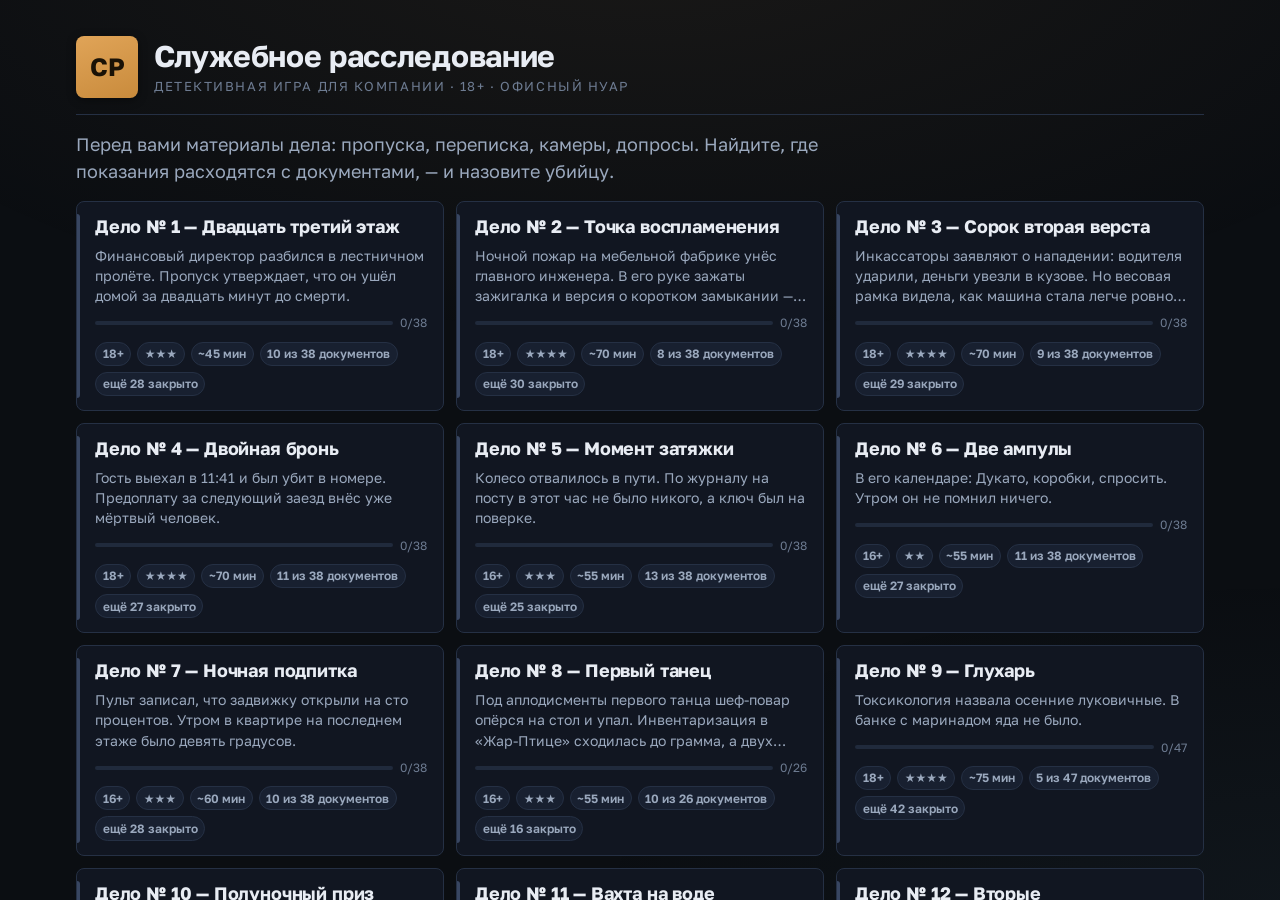
<file: index.html>
<!DOCTYPE html>
<html lang="ru" data-theme="dark">
<head>
<meta charset="utf-8">
<meta name="viewport" content="width=device-width, initial-scale=1">
<title>Служебное расследование — детективная игра</title>
<link rel="stylesheet" href="assets/styles.css">
<link rel="icon" href="data:image/svg+xml,<svg xmlns='http://www.w3.org/2000/svg' viewBox='0 0 100 100'><text y='.9em' font-size='90'>🔍</text></svg>">
</head>
<body>

<!-- ───────────────────────── ТИТУЛЬНЫЙ ЭКРАН ───────────────────────── -->
<section id="view-menu" class="view">
  <div class="menu-wrap">
    <header class="brand">
      <div class="brand-mark">СР</div>
      <div>
        <h1>Служебное расследование</h1>
        <p class="brand-sub">Детективная игра для компании · 18+ · офисный нуар</p>
      </div>
    </header>

    <p class="menu-lede">
      Перед вами материалы дела: пропуска, переписка, камеры, допросы.
      Найдите, где показания расходятся с документами, — и назовите убийцу.
    </p>

    <div id="case-list" class="case-list"></div>

    <section class="rules">
      <h2>Как играть</h2>
      <ol class="rules-list">
        <li><b>Читайте всё.</b> Каждая бумага существует не просто так. Смотрите, кто, где и во сколько.</li>
        <li><b>Ищите зацепки.</b> Выделите в документе фрагмент — номер, фамилию, время, странность — и подайте <b>ходатайство о проверке</b> по направлению. Новые материалы и люди поступают только так, а не сами собой.</li>
        <li><b>Не верьте на слово.</b> Направление может ни к чему не вести: основания должны быть в тексте. Отметьте две улики значком&nbsp;<span class="inline-link">🔗</span> и нажмите «Сравнить», чтобы увидеть противоречие.</li>
        <li><b>Вызывайте на допрос.</b> Фамилия, упомянутая в прочитанном, выходит на доску; протокол допроса придёт только после повестки.</li>
        <li><b>Сдавайте дело.</b> Постановление — отдельный бланк: нужно назвать убийцу, место, время, орудие и мотив. Реконструкция откроется, когда подпишете.</li>
        <li><b>Подсказки</b> уменьшают итоговую репутацию детектива, но дают их столько, сколько нужно.</li>
      </ol>
      <div class="keys">
        <span><kbd>←</kbd><kbd>→</kbd> листать материалы</span>
        <span><kbd>Пробел</kbd> заметка</span>
        <span><kbd>L</kbd> сравнить</span>
        <span><kbd>J</kbd> зацепка</span>
        <span><kbd>H</kbd> подсказка</span>
        <span><kbd>F</kbd> полный экран</span>
        <span><kbd>Esc</kbd> назад</span>
        <span><kbd>?</kbd> помощь</span>
      </div>
    </section>

    <footer class="menu-foot">
      <button class="btn ghost" id="btn-report-menu">Журнал отчёта</button>
      <button class="btn ghost" id="btn-erase">Стереть прогресс</button>
      <span class="ver">прототип · движок v0.1</span>
    </footer>
  </div>
</section>

<!-- ───────────────────────── ЭКРАН РАССЛЕДОВАНИЯ ───────────────────────── -->
<section id="view-case" class="view hidden">
  <header class="topbar">
    <button class="btn ghost sm" id="btn-back">← Выход</button>
    <div class="topbar-title">
      <strong id="tb-title">—</strong>
      <span id="tb-sub" class="muted"></span>
    </div>
    <div class="topbar-tools">
      <button class="btn ghost sm" id="btn-scope" title="Сводка дела (G)">Сводка</button>
      <span class="meter meter-links" title="Найдено противоречий из всех в деле">
        <i class="meter-fill"></i><span class="meter-txt"><span id="tb-found">0</span>/<span id="tb-total">0</span> связей</span>
      </span>
      <span class="meter meter-read" title="Прочитано материалов">
        <i class="meter-fill"></i><span class="meter-txt"><span id="tb-read">0 / 0</span> прочитано</span>
      </span>
      <span class="stat clock" id="tb-clock" title="Время в деле">00:00</span>
      <button class="btn ghost sm" id="btn-theme" title="Светлая/тёмная тема (T)">◐</button>
      <button class="btn ghost sm" id="btn-board" title="Доска (B)">☰</button>
      <button class="btn ghost sm" id="btn-hint">Подсказка</button>
      <button class="btn ghost sm" id="btn-report" title="Журнал отчёта">Отчёт</button>
      <button class="btn primary sm" id="btn-accuse">Сдать дело</button>
    </div>
  </header>

  <main class="layout">
    <!-- папка дела -->
    <aside class="col col-evidence folder">
      <div class="folder-tab">
        <span class="ft-num" id="folder-num">—</span>
        <span class="ft-name" id="folder-name">—</span>
      </div>
      <div class="col-head">
        <h2>Материалы дела</h2>
        <div class="col-head-tools">
          <button class="mini" id="btn-unread" aria-pressed="false" title="Только непрочитанное">не прочитано</button>
          <button class="mini" id="btn-density" aria-pressed="false" title="Плотный список">плотно</button>
        </div>
        <input id="ev-search" class="search" type="search" placeholder="поиск по названию…" autocomplete="off">
      </div>
      <div class="filters" id="ev-filters"></div>
      <div id="ev-list" class="ev-list"></div>
      <div class="tray" id="tray">
        <div class="tray-label">Сравнить:</div>
        <div class="tray-items" id="tray-items"><span class="muted">не выбрано</span></div>
        <button class="btn sm" id="btn-compare" disabled>Сравнить улики</button>
      </div>
    </aside>

    <!-- стол следователя -->
    <section class="col col-reader desk">
      <div class="reader-bar">
        <button class="btn ghost xs" id="ev-prev">←</button>
        <span id="reader-title" class="reader-title">Выберите улику слева</span>
        <span id="reader-idx" class="muted xs"></span>
        <button class="btn ghost xs" id="ev-next">→</button>
        <button class="mini" id="btn-focus" aria-pressed="false" title="Режим чтения: спрятать боковые колонки (R)">Чтение</button>
      </div>
      <div class="hook-bar hidden" id="hook-bar">
        <span class="hook-quote" id="hook-quote">Выделен фрагмент</span>
        <button class="btn primary sm" id="btn-hook" title="Оформить зацепку (J)">Взять в разработку</button>
        <button class="mini" id="btn-hook-clear" title="Снять выделение">Снять</button>
      </div>
      <div class="doc-grif" id="doc-grif" aria-hidden="true">
        <span class="dg-case" id="dg-case">—</span>
        <span class="dg-leaf" id="dg-leaf">—</span>
        <span class="dg-copy">экз. № 1</span>
        <span class="doc-stamp hidden" id="doc-stamp">ВХОДЯЩИЙ</span>
      </div>
      <div class="reader-scroll" id="reader"><div class="empty">Откройте любую улику. Всё, что вы прочитали, помечается ✓.</div></div>
    </section>

    <!-- колонка доски -->
    <aside class="col col-board">
      <div class="tabs" id="board-tabs">
        <button class="tab active" data-tab="persons">Люди<span class="tab-badge"></span></button>
        <button class="tab" data-tab="clues">Выводы<span class="tab-badge"></span></button>
        <button class="tab" data-tab="protocol">Ход<span class="tab-badge"></span></button>
        <button class="tab" data-tab="timeline">Время<span class="tab-badge"></span></button>
        <button class="tab" data-tab="notes">Заметки<span class="tab-badge"></span></button>
      </div>
      <div class="board-scroll">
        <div class="panel active" id="panel-persons"></div>
        <div class="panel" id="panel-clues">
          <p class="panel-hint">Здесь появятся выводы, когда вы найдёте противоречие между двумя уликами.</p>
        </div>
        <div class="panel" id="panel-protocol"></div>
        <div class="panel" id="panel-timeline"></div>
        <div class="panel" id="panel-notes">
          <textarea id="notes-area" placeholder="Заметки команды. Сохраняются автоматически."></textarea>
        </div>
      </div>
    </aside>
  </main>
</section>

<!-- ───────────────────────── ПОСТАНОВЛЕНИЕ ───────────────────────── -->
<section id="view-verdict" class="view hidden">
  <header class="topbar">
    <button class="btn ghost sm" data-vact="back">← К материалам</button>
    <div class="topbar-title">
      <strong>Постановление</strong>
      <span id="vd-sub" class="muted"></span>
    </div>
    <div class="topbar-tools">
      <span class="stat clock" id="vd-clock" title="Время в деле">00:00</span>
      <button class="btn ghost sm" data-vact="print" title="Печать бланка">Печать</button>
    </div>
  </header>
  <div class="verdict-scroll" id="verdict-scroll">
    <article class="postan" id="verdict-body"></article>
  </div>
</section>

<!-- ───────────────────────── ОВЕРЛЕИ ───────────────────────── -->
<div id="overlay" class="overlay hidden"><div class="overlay-inner" id="overlay-body"></div></div>

<div id="toast" class="toast hidden"></div>

<script src="js/00-store.js"></script>
<script src="cases/case-01/01-core.js"></script>
<script src="cases/case-01/02-evidence.js"></script>
<script src="cases/case-01/03-evidence.js"></script>
<script src="cases/case-01/04-evidence.js"></script>
<script src="cases/case-01/05-evidence.js"></script>
<script src="cases/case-01/06-evidence.js"></script>
<script src="cases/case-01/07-links.js"></script>
<script src="cases/case-01/08-final.js"></script>
<script src="cases/case-02/01-core.js"></script>
<script src="cases/case-02/02-evidence.js"></script>
<script src="cases/case-02/03-evidence.js"></script>
<script src="cases/case-02/04-evidence.js"></script>
<script src="cases/case-02/05-evidence.js"></script>
<script src="cases/case-02/06-evidence.js"></script>
<script src="cases/case-02/07-links.js"></script>
<script src="cases/case-02/08-final.js"></script>
<script src="cases/case-03/01-core.js"></script>
<script src="cases/case-03/02-evidence.js"></script>
<script src="cases/case-03/03-evidence.js"></script>
<script src="cases/case-03/04-evidence.js"></script>
<script src="cases/case-03/05-evidence.js"></script>
<script src="cases/case-03/06-evidence.js"></script>
<script src="cases/case-03/07-links.js"></script>
<script src="cases/case-03/08-final.js"></script>
<script src="cases/case-04/01-core.js"></script>
<script src="cases/case-04/02-evidence.js"></script>
<script src="cases/case-04/03-evidence.js"></script>
<script src="cases/case-04/04-evidence.js"></script>
<script src="cases/case-04/05-evidence.js"></script>
<script src="cases/case-04/06-evidence.js"></script>
<script src="cases/case-04/07-links.js"></script>
<script src="cases/case-04/08-final.js"></script>
<script src="cases/case-05/01-core.js"></script>
<script src="cases/case-05/02-evidence.js"></script>
<script src="cases/case-05/03-evidence.js"></script>
<script src="cases/case-05/04-evidence.js"></script>
<script src="cases/case-05/05-evidence.js"></script>
<script src="cases/case-05/06-evidence.js"></script>
<script src="cases/case-05/07-links.js"></script>
<script src="cases/case-05/08-final.js"></script>
<script src="cases/case-06/01-core.js"></script>
<script src="cases/case-06/02-evidence.js"></script>
<script src="cases/case-06/03-evidence.js"></script>
<script src="cases/case-06/04-evidence.js"></script>
<script src="cases/case-06/05-evidence.js"></script>
<script src="cases/case-06/06-evidence.js"></script>
<script src="cases/case-06/07-links.js"></script>
<script src="cases/case-06/08-final.js"></script>
<script src="cases/case-07/01-core.js"></script>
<script src="cases/case-07/02-evidence.js"></script>
<script src="cases/case-07/03-evidence.js"></script>
<script src="cases/case-07/04-evidence.js"></script>
<script src="cases/case-07/05-evidence.js"></script>
<script src="cases/case-07/06-evidence.js"></script>
<script src="cases/case-07/07-links.js"></script>
<script src="cases/case-07/08-final.js"></script>
<script src="cases/case-08/01-core.js"></script>
<script src="cases/case-08/02-evidence.js"></script>
<script src="cases/case-08/03-evidence.js"></script>
<script src="cases/case-08/04-evidence.js"></script>
<script src="cases/case-08/05-evidence.js"></script>
<script src="cases/case-08/06-evidence.js"></script>
<script src="cases/case-08/07-links.js"></script>
<script src="cases/case-08/08-final.js"></script>
<script src="cases/case-09/01-core.js"></script>
<script src="cases/case-09/02-evidence.js"></script>
<script src="cases/case-09/03-evidence.js"></script>
<script src="cases/case-09/04-evidence.js"></script>
<script src="cases/case-09/05-evidence.js"></script>
<script src="cases/case-09/06-evidence.js"></script>
<script src="cases/case-09/07-links.js"></script>
<script src="cases/case-09/08-final.js"></script>
<script src="cases/case-10/01-core.js"></script>
<script src="cases/case-10/02-evidence.js"></script>
<script src="cases/case-10/03-evidence.js"></script>
<script src="cases/case-10/04-evidence.js"></script>
<script src="cases/case-10/05-evidence.js"></script>
<script src="cases/case-10/06-evidence.js"></script>
<script src="cases/case-10/07-links.js"></script>
<script src="cases/case-10/08-final.js"></script>
<script src="cases/case-11/01-core.js"></script>
<script src="cases/case-11/02-evidence.js"></script>
<script src="cases/case-11/03-evidence.js"></script>
<script src="cases/case-11/04-evidence.js"></script>
<script src="cases/case-11/05-evidence.js"></script>
<script src="cases/case-11/06-evidence.js"></script>
<script src="cases/case-11/07-links.js"></script>
<script src="cases/case-11/08-final.js"></script>
<script src="cases/case-12/01-core.js"></script>
<script src="cases/case-12/02-evidence.js"></script>
<script src="cases/case-12/03-evidence.js"></script>
<script src="cases/case-12/04-evidence.js"></script>
<script src="cases/case-12/05-evidence.js"></script>
<script src="cases/case-12/06-evidence.js"></script>
<script src="cases/case-12/07-links.js"></script>
<script src="cases/case-12/08-final.js"></script>
<script src="cases/case-13/01-core.js"></script>
<script src="cases/case-13/02-evidence.js"></script>
<script src="cases/case-13/03-evidence.js"></script>
<script src="cases/case-13/04-evidence.js"></script>
<script src="cases/case-13/05-evidence.js"></script>
<script src="cases/case-13/06-evidence.js"></script>
<script src="cases/case-13/07-links.js"></script>
<script src="cases/case-13/08-final.js"></script>
<script src="cases/case-14/01-core.js"></script>
<script src="cases/case-14/02-evidence.js"></script>
<script src="cases/case-14/03-evidence.js"></script>
<script src="cases/case-14/04-evidence.js"></script>
<script src="cases/case-14/05-evidence.js"></script>
<script src="cases/case-14/06-evidence.js"></script>
<script src="cases/case-14/07-links.js"></script>
<script src="cases/case-14/08-final.js"></script>
<script src="cases/case-15/01-core.js"></script>
<script src="cases/case-15/02-evidence.js"></script>
<script src="cases/case-15/03-evidence.js"></script>
<script src="cases/case-15/04-evidence.js"></script>
<script src="cases/case-15/05-evidence.js"></script>
<script src="cases/case-15/06-evidence.js"></script>
<script src="cases/case-15/07-links.js"></script>
<script src="cases/case-15/08-final.js"></script>
<script src="cases/case-16/01-core.js"></script>
<script src="cases/case-16/02-evidence.js"></script>
<script src="cases/case-16/03-evidence.js"></script>
<script src="cases/case-16/04-evidence.js"></script>
<script src="cases/case-16/05-evidence.js"></script>
<script src="cases/case-16/06-evidence.js"></script>
<script src="cases/case-16/07-links.js"></script>
<script src="cases/case-16/08-final.js"></script>
<script src="cases/case-17/01-core.js"></script>
<script src="cases/case-17/02-evidence.js"></script>
<script src="cases/case-17/03-evidence.js"></script>
<script src="cases/case-17/04-evidence.js"></script>
<script src="cases/case-17/05-evidence.js"></script>
<script src="cases/case-17/06-evidence.js"></script>
<script src="cases/case-17/07-links.js"></script>
<script src="cases/case-17/08-final.js"></script>
<script src="cases/case-18/01-core.js"></script>
<script src="cases/case-18/02-evidence.js"></script>
<script src="cases/case-18/03-evidence.js"></script>
<script src="cases/case-18/04-evidence.js"></script>
<script src="cases/case-18/05-evidence.js"></script>
<script src="cases/case-18/06-evidence.js"></script>
<script src="cases/case-18/07-links.js"></script>
<script src="cases/case-18/08-final.js"></script>
<script src="cases/case-19/01-core.js"></script>
<script src="cases/case-19/02-evidence.js"></script>
<script src="cases/case-19/03-evidence.js"></script>
<script src="cases/case-19/04-evidence.js"></script>
<script src="cases/case-19/05-evidence.js"></script>
<script src="cases/case-19/06-evidence.js"></script>
<script src="cases/case-19/07-links.js"></script>
<script src="cases/case-19/08-final.js"></script>
<script src="cases/case-20/01-core.js"></script>
<script src="cases/case-20/02-evidence.js"></script>
<script src="cases/case-20/03-evidence.js"></script>
<script src="cases/case-20/04-evidence.js"></script>
<script src="cases/case-20/05-evidence.js"></script>
<script src="cases/case-20/06-evidence.js"></script>
<script src="cases/case-20/07-links.js"></script>
<script src="cases/case-20/08-final.js"></script>
<script src="cases/case-21/01-core.js"></script>
<script src="cases/case-21/02-evidence.js"></script>
<script src="cases/case-21/03-evidence.js"></script>
<script src="cases/case-21/04-evidence.js"></script>
<script src="cases/case-21/05-evidence.js"></script>
<script src="cases/case-21/06-evidence.js"></script>
<script src="cases/case-21/07-links.js"></script>
<script src="cases/case-21/08-final.js"></script>
<script src="js/10-docs.js"></script>
<script src="js/15-hook-engine.js"></script>
<script src="js/30-report.js"></script>
<script src="js/20-app.js"></script>
</body>
</html>
</file>
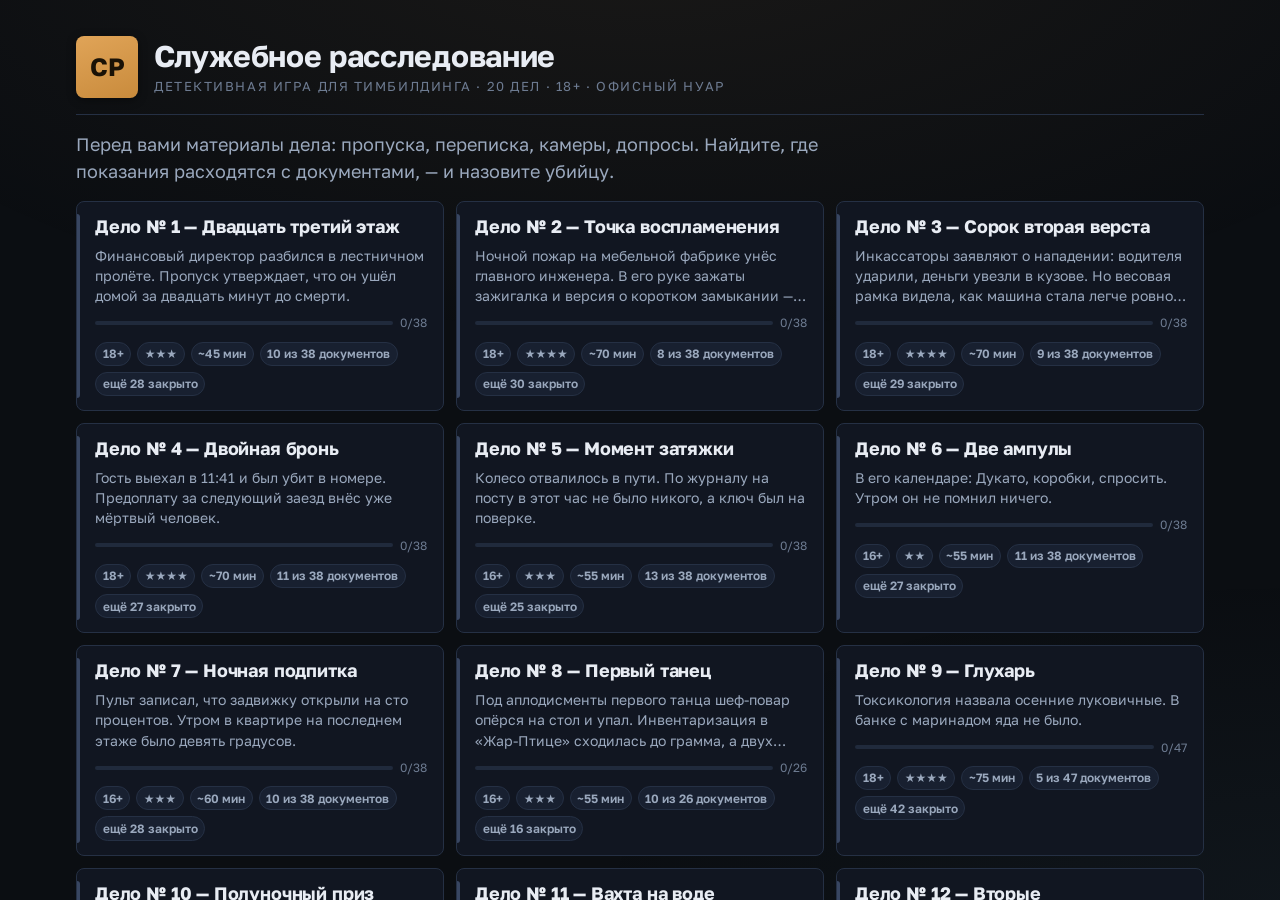
<file: corp_game.html>
<!DOCTYPE html>
<html lang="ru" data-theme="dark">
<head>
<meta charset="utf-8">
<meta name="viewport" content="width=device-width, initial-scale=1">
<title>Служебное расследование — детективная игра для компании</title>
<link rel="stylesheet" href="assets/styles.css">
<link rel="icon" href="data:image/svg+xml,<svg xmlns='http://www.w3.org/2000/svg' viewBox='0 0 100 100'><text y='.9em' font-size='90'>🔍</text></svg>">
</head>
<body>

<!-- ───────────────────────── ТИТУЛЬНЫЙ ЭКРАН ───────────────────────── -->
<section id="view-menu" class="view">
  <div class="menu-wrap">
    <header class="brand">
      <div class="brand-mark">СР</div>
      <div>
        <h1>Служебное расследование</h1>
        <p class="brand-sub">Детективная игра для тимбилдинга · 20 дел · 18+ · офисный нуар</p>
      </div>
    </header>

    <p class="menu-lede">
      Перед вами материалы дела: пропуска, переписка, камеры, допросы.
      Найдите, где показания расходятся с документами, — и назовите убийцу.
    </p>

    <div id="case-list" class="case-list"></div>

    <section class="rules">
      <h2>Как играть</h2>
      <ol class="rules-list">
        <li><b>Читайте всё.</b> Каждая бумага существует не просто так. Смотрите, кто, где и во сколько.</li>
        <li><b>Ищите зацепки.</b> Выделите в документе фрагмент — номер, фамилию, время, странность — и подайте <b>ходатайство о проверке</b> по направлению. Новые материалы и люди поступают только так, а не сами собой.</li>
        <li><b>Не верьте на слово.</b> Направление может ни к чему не вести: основания должны быть в тексте. Отметьте две улики значком&nbsp;<span class="inline-link">🔗</span> и нажмите «Сравнить», чтобы увидеть противоречие.</li>
        <li><b>Вызывайте на допрос.</b> Фамилия, упомянутая в прочитанном, выходит на доску; протокол допроса придёт только после повестки.</li>
        <li><b>Сдавайте дело.</b> Постановление — отдельный бланк: нужно назвать убийцу, место, время, орудие и мотив. Реконструкция откроется, когда подпишете.</li>
        <li><b>Подсказки</b> уменьшают итоговую репутацию детектива, но дают их столько, сколько нужно.</li>
      </ol>
      <div class="keys">
        <span><kbd>←</kbd><kbd>→</kbd> листать материалы</span>
        <span><kbd>Пробел</kbd> заметка</span>
        <span><kbd>L</kbd> сравнить</span>
        <span><kbd>J</kbd> зацепка</span>
        <span><kbd>H</kbd> подсказка</span>
        <span><kbd>F</kbd> полный экран</span>
        <span><kbd>Esc</kbd> назад</span>
        <span><kbd>?</kbd> помощь</span>
      </div>
    </section>

    <footer class="menu-foot">
      <button class="btn ghost" id="btn-report-menu">Журнал отчёта</button>
      <button class="btn ghost" id="btn-erase">Стереть прогресс</button>
      <span class="ver">прототип · движок v0.1</span>
    </footer>
  </div>
</section>

<!-- ───────────────────────── ЭКРАН РАССЛЕДОВАНИЯ ───────────────────────── -->
<section id="view-case" class="view hidden">
  <header class="topbar">
    <button class="btn ghost sm" id="btn-back">← Выход</button>
    <div class="topbar-title">
      <strong id="tb-title">—</strong>
      <span id="tb-sub" class="muted"></span>
    </div>
    <div class="topbar-tools">
      <button class="btn ghost sm" id="btn-scope" title="Сводка дела (G)">Сводка</button>
      <span class="meter meter-links" title="Найдено противоречий из всех в деле">
        <i class="meter-fill"></i><span class="meter-txt"><span id="tb-found">0</span>/<span id="tb-total">0</span> связей</span>
      </span>
      <span class="meter meter-read" title="Прочитано материалов">
        <i class="meter-fill"></i><span class="meter-txt"><span id="tb-read">0 / 0</span> прочитано</span>
      </span>
      <span class="stat clock" id="tb-clock" title="Время в деле">00:00</span>
      <button class="btn ghost sm" id="btn-theme" title="Светлая/тёмная тема (T)">◐</button>
      <button class="btn ghost sm" id="btn-board" title="Доска (B)">☰</button>
      <button class="btn ghost sm" id="btn-hint">Подсказка</button>
      <button class="btn ghost sm" id="btn-report" title="Журнал отчёта">Отчёт</button>
      <button class="btn primary sm" id="btn-accuse">Сдать дело</button>
    </div>
  </header>

  <main class="layout">
    <!-- папка дела -->
    <aside class="col col-evidence folder">
      <div class="folder-tab">
        <span class="ft-num" id="folder-num">—</span>
        <span class="ft-name" id="folder-name">—</span>
      </div>
      <div class="col-head">
        <h2>Материалы дела</h2>
        <div class="col-head-tools">
          <button class="mini" id="btn-unread" aria-pressed="false" title="Только непрочитанное">не прочитано</button>
          <button class="mini" id="btn-density" aria-pressed="false" title="Плотный список">плотно</button>
        </div>
        <input id="ev-search" class="search" type="search" placeholder="поиск по названию…" autocomplete="off">
      </div>
      <div class="filters" id="ev-filters"></div>
      <div id="ev-list" class="ev-list"></div>
      <div class="tray" id="tray">
        <div class="tray-label">Сравнить:</div>
        <div class="tray-items" id="tray-items"><span class="muted">не выбрано</span></div>
        <button class="btn sm" id="btn-compare" disabled>Сравнить улики</button>
      </div>
    </aside>

    <!-- стол следователя -->
    <section class="col col-reader desk">
      <div class="reader-bar">
        <button class="btn ghost xs" id="ev-prev">←</button>
        <span id="reader-title" class="reader-title">Выберите улику слева</span>
        <span id="reader-idx" class="muted xs"></span>
        <button class="btn ghost xs" id="ev-next">→</button>
        <button class="mini" id="btn-focus" aria-pressed="false" title="Режим чтения: спрятать боковые колонки (R)">Чтение</button>
      </div>
      <div class="hook-bar hidden" id="hook-bar">
        <span class="hook-quote" id="hook-quote">Выделен фрагмент</span>
        <button class="btn primary sm" id="btn-hook" title="Оформить зацепку (J)">Взять в разработку</button>
        <button class="mini" id="btn-hook-clear" title="Снять выделение">Снять</button>
      </div>
      <div class="doc-grif" id="doc-grif" aria-hidden="true">
        <span class="dg-case" id="dg-case">—</span>
        <span class="dg-leaf" id="dg-leaf">—</span>
        <span class="dg-copy">экз. № 1</span>
        <span class="doc-stamp hidden" id="doc-stamp">ВХОДЯЩИЙ</span>
      </div>
      <div class="reader-scroll" id="reader"><div class="empty">Откройте любую улику. Всё, что вы прочитали, помечается ✓.</div></div>
    </section>

    <!-- колонка доски -->
    <aside class="col col-board">
      <div class="tabs" id="board-tabs">
        <button class="tab active" data-tab="persons">Люди<span class="tab-badge"></span></button>
        <button class="tab" data-tab="clues">Выводы<span class="tab-badge"></span></button>
        <button class="tab" data-tab="protocol">Ход<span class="tab-badge"></span></button>
        <button class="tab" data-tab="timeline">Время<span class="tab-badge"></span></button>
        <button class="tab" data-tab="notes">Заметки<span class="tab-badge"></span></button>
      </div>
      <div class="board-scroll">
        <div class="panel active" id="panel-persons"></div>
        <div class="panel" id="panel-clues">
          <p class="panel-hint">Здесь появятся выводы, когда вы найдёте противоречие между двумя уликами.</p>
        </div>
        <div class="panel" id="panel-protocol"></div>
        <div class="panel" id="panel-timeline"></div>
        <div class="panel" id="panel-notes">
          <textarea id="notes-area" placeholder="Заметки команды. Сохраняются автоматически."></textarea>
        </div>
      </div>
    </aside>
  </main>
</section>

<!-- ───────────────────────── ПОСТАНОВЛЕНИЕ ───────────────────────── -->
<section id="view-verdict" class="view hidden">
  <header class="topbar">
    <button class="btn ghost sm" data-vact="back">← К материалам</button>
    <div class="topbar-title">
      <strong>Постановление</strong>
      <span id="vd-sub" class="muted"></span>
    </div>
    <div class="topbar-tools">
      <span class="stat clock" id="vd-clock" title="Время в деле">00:00</span>
      <button class="btn ghost sm" data-vact="print" title="Печать бланка">Печать</button>
    </div>
  </header>
  <div class="verdict-scroll" id="verdict-scroll">
    <article class="postan" id="verdict-body"></article>
  </div>
</section>

<!-- ───────────────────────── ОВЕРЛЕИ ───────────────────────── -->
<div id="overlay" class="overlay hidden"><div class="overlay-inner" id="overlay-body"></div></div>

<div id="toast" class="toast hidden"></div>

<script src="js/00-store.js"></script>
<script src="cases/case-01/01-core.js"></script>
<script src="cases/case-01/02-evidence.js"></script>
<script src="cases/case-01/03-evidence.js"></script>
<script src="cases/case-01/04-evidence.js"></script>
<script src="cases/case-01/05-evidence.js"></script>
<script src="cases/case-01/06-evidence.js"></script>
<script src="cases/case-01/07-links.js"></script>
<script src="cases/case-01/08-final.js"></script>
<script src="cases/case-02/01-core.js"></script>
<script src="cases/case-02/02-evidence.js"></script>
<script src="cases/case-02/03-evidence.js"></script>
<script src="cases/case-02/04-evidence.js"></script>
<script src="cases/case-02/05-evidence.js"></script>
<script src="cases/case-02/06-evidence.js"></script>
<script src="cases/case-02/07-links.js"></script>
<script src="cases/case-02/08-final.js"></script>
<script src="cases/case-03/01-core.js"></script>
<script src="cases/case-03/02-evidence.js"></script>
<script src="cases/case-03/03-evidence.js"></script>
<script src="cases/case-03/04-evidence.js"></script>
<script src="cases/case-03/05-evidence.js"></script>
<script src="cases/case-03/06-evidence.js"></script>
<script src="cases/case-03/07-links.js"></script>
<script src="cases/case-03/08-final.js"></script>
<script src="cases/case-04/01-core.js"></script>
<script src="cases/case-04/02-evidence.js"></script>
<script src="cases/case-04/03-evidence.js"></script>
<script src="cases/case-04/04-evidence.js"></script>
<script src="cases/case-04/05-evidence.js"></script>
<script src="cases/case-04/06-evidence.js"></script>
<script src="cases/case-04/07-links.js"></script>
<script src="cases/case-04/08-final.js"></script>
<script src="cases/case-05/01-core.js"></script>
<script src="cases/case-05/02-evidence.js"></script>
<script src="cases/case-05/03-evidence.js"></script>
<script src="cases/case-05/04-evidence.js"></script>
<script src="cases/case-05/05-evidence.js"></script>
<script src="cases/case-05/06-evidence.js"></script>
<script src="cases/case-05/07-links.js"></script>
<script src="cases/case-05/08-final.js"></script>
<script src="cases/case-06/01-core.js"></script>
<script src="cases/case-06/02-evidence.js"></script>
<script src="cases/case-06/03-evidence.js"></script>
<script src="cases/case-06/04-evidence.js"></script>
<script src="cases/case-06/05-evidence.js"></script>
<script src="cases/case-06/06-evidence.js"></script>
<script src="cases/case-06/07-links.js"></script>
<script src="cases/case-06/08-final.js"></script>
<script src="cases/case-07/01-core.js"></script>
<script src="cases/case-07/02-evidence.js"></script>
<script src="cases/case-07/03-evidence.js"></script>
<script src="cases/case-07/04-evidence.js"></script>
<script src="cases/case-07/05-evidence.js"></script>
<script src="cases/case-07/06-evidence.js"></script>
<script src="cases/case-07/07-links.js"></script>
<script src="cases/case-07/08-final.js"></script>
<script src="cases/case-08/01-core.js"></script>
<script src="cases/case-08/02-evidence.js"></script>
<script src="cases/case-08/03-evidence.js"></script>
<script src="cases/case-08/04-evidence.js"></script>
<script src="cases/case-08/05-evidence.js"></script>
<script src="cases/case-08/06-evidence.js"></script>
<script src="cases/case-08/07-links.js"></script>
<script src="cases/case-08/08-final.js"></script>
<script src="cases/case-09/01-core.js"></script>
<script src="cases/case-09/02-evidence.js"></script>
<script src="cases/case-09/03-evidence.js"></script>
<script src="cases/case-09/04-evidence.js"></script>
<script src="cases/case-09/05-evidence.js"></script>
<script src="cases/case-09/06-evidence.js"></script>
<script src="cases/case-09/07-links.js"></script>
<script src="cases/case-09/08-final.js"></script>
<script src="cases/case-10/01-core.js"></script>
<script src="cases/case-10/02-evidence.js"></script>
<script src="cases/case-10/03-evidence.js"></script>
<script src="cases/case-10/04-evidence.js"></script>
<script src="cases/case-10/05-evidence.js"></script>
<script src="cases/case-10/06-evidence.js"></script>
<script src="cases/case-10/07-links.js"></script>
<script src="cases/case-10/08-final.js"></script>
<script src="cases/case-11/01-core.js"></script>
<script src="cases/case-11/02-evidence.js"></script>
<script src="cases/case-11/03-evidence.js"></script>
<script src="cases/case-11/04-evidence.js"></script>
<script src="cases/case-11/05-evidence.js"></script>
<script src="cases/case-11/06-evidence.js"></script>
<script src="cases/case-11/07-links.js"></script>
<script src="cases/case-11/08-final.js"></script>
<script src="cases/case-12/01-core.js"></script>
<script src="cases/case-12/02-evidence.js"></script>
<script src="cases/case-12/03-evidence.js"></script>
<script src="cases/case-12/04-evidence.js"></script>
<script src="cases/case-12/05-evidence.js"></script>
<script src="cases/case-12/06-evidence.js"></script>
<script src="cases/case-12/07-links.js"></script>
<script src="cases/case-12/08-final.js"></script>
<script src="cases/case-13/01-core.js"></script>
<script src="cases/case-13/02-evidence.js"></script>
<script src="cases/case-13/03-evidence.js"></script>
<script src="cases/case-13/04-evidence.js"></script>
<script src="cases/case-13/05-evidence.js"></script>
<script src="cases/case-13/06-evidence.js"></script>
<script src="cases/case-13/07-links.js"></script>
<script src="cases/case-13/08-final.js"></script>
<script src="cases/case-14/01-core.js"></script>
<script src="cases/case-14/02-evidence.js"></script>
<script src="cases/case-14/03-evidence.js"></script>
<script src="cases/case-14/04-evidence.js"></script>
<script src="cases/case-14/05-evidence.js"></script>
<script src="cases/case-14/06-evidence.js"></script>
<script src="cases/case-14/07-links.js"></script>
<script src="cases/case-14/08-final.js"></script>
<script src="cases/case-15/01-core.js"></script>
<script src="cases/case-15/02-evidence.js"></script>
<script src="cases/case-15/03-evidence.js"></script>
<script src="cases/case-15/04-evidence.js"></script>
<script src="cases/case-15/05-evidence.js"></script>
<script src="cases/case-15/06-evidence.js"></script>
<script src="cases/case-15/07-links.js"></script>
<script src="cases/case-15/08-final.js"></script>
<script src="cases/case-16/01-core.js"></script>
<script src="cases/case-16/02-evidence.js"></script>
<script src="cases/case-16/03-evidence.js"></script>
<script src="cases/case-16/04-evidence.js"></script>
<script src="cases/case-16/05-evidence.js"></script>
<script src="cases/case-16/06-evidence.js"></script>
<script src="cases/case-16/07-links.js"></script>
<script src="cases/case-16/08-final.js"></script>
<script src="cases/case-17/01-core.js"></script>
<script src="cases/case-17/02-evidence.js"></script>
<script src="cases/case-17/03-evidence.js"></script>
<script src="cases/case-17/04-evidence.js"></script>
<script src="cases/case-17/05-evidence.js"></script>
<script src="cases/case-17/06-evidence.js"></script>
<script src="cases/case-17/07-links.js"></script>
<script src="cases/case-17/08-final.js"></script>
<script src="cases/case-18/01-core.js"></script>
<script src="cases/case-18/02-evidence.js"></script>
<script src="cases/case-18/03-evidence.js"></script>
<script src="cases/case-18/04-evidence.js"></script>
<script src="cases/case-18/05-evidence.js"></script>
<script src="cases/case-18/06-evidence.js"></script>
<script src="cases/case-18/07-links.js"></script>
<script src="cases/case-18/08-final.js"></script>
<script src="cases/case-19/01-core.js"></script>
<script src="cases/case-19/02-evidence.js"></script>
<script src="cases/case-19/03-evidence.js"></script>
<script src="cases/case-19/04-evidence.js"></script>
<script src="cases/case-19/05-evidence.js"></script>
<script src="cases/case-19/06-evidence.js"></script>
<script src="cases/case-19/07-links.js"></script>
<script src="cases/case-19/08-final.js"></script>
<script src="cases/case-20/01-core.js"></script>
<script src="cases/case-20/02-evidence.js"></script>
<script src="cases/case-20/03-evidence.js"></script>
<script src="cases/case-20/04-evidence.js"></script>
<script src="cases/case-20/05-evidence.js"></script>
<script src="cases/case-20/06-evidence.js"></script>
<script src="cases/case-20/07-links.js"></script>
<script src="cases/case-20/08-final.js"></script>
<script src="js/10-docs.js"></script>
<script src="js/15-hook-engine.js"></script>
<script src="js/17-candidates.js"></script>
<script src="js/30-report.js"></script>
<script src="js/20-app.js"></script>
</body>
</html>
</file>
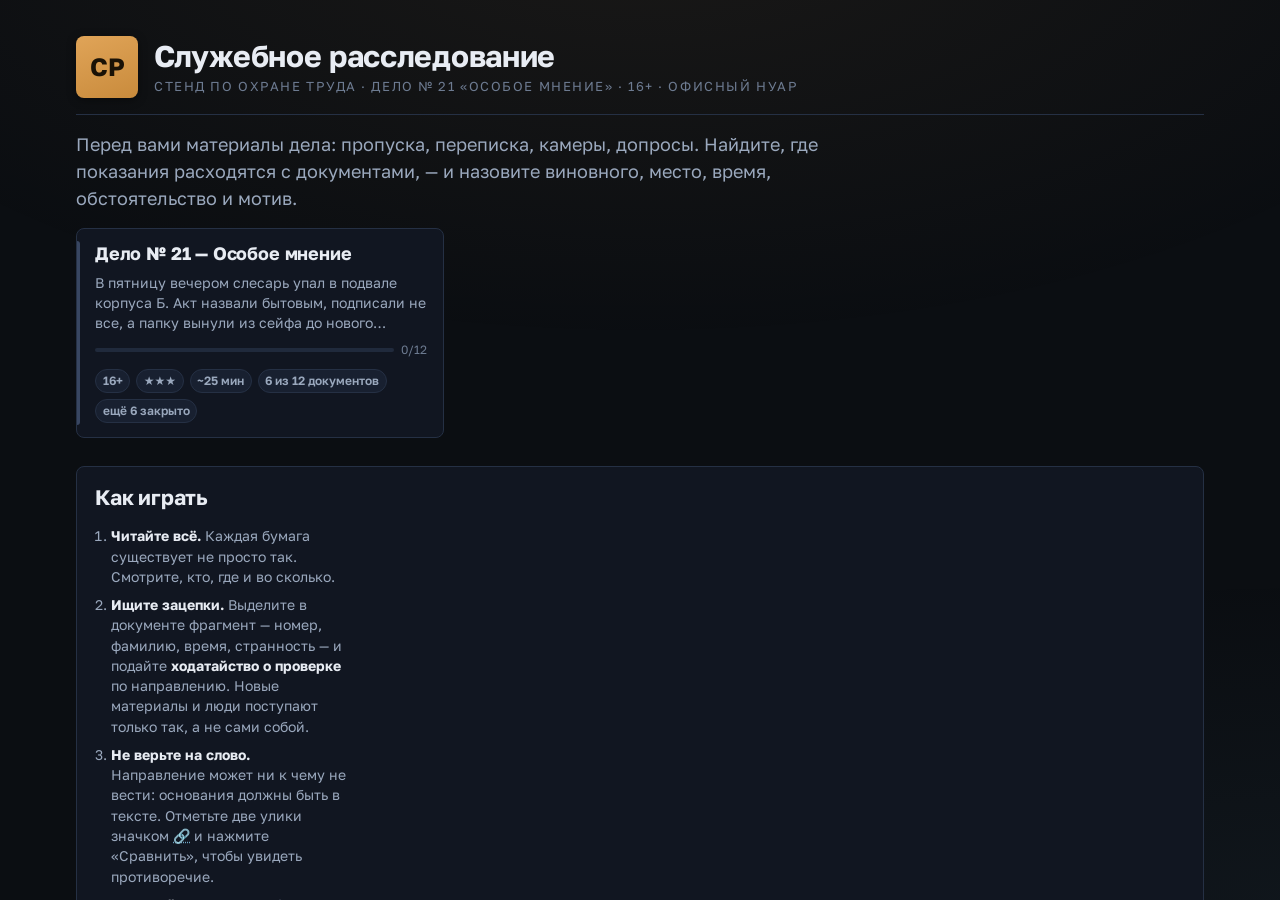
<file: Lai_CO.html>
<!DOCTYPE html>
<html lang="ru" data-theme="dark">
<head>
<meta charset="utf-8">
<meta name="viewport" content="width=device-width, initial-scale=1">
<title>Служебное расследование — дело по охране труда</title>
<link rel="stylesheet" href="assets/styles.css">
<link rel="icon" href="data:image/svg+xml,<svg xmlns='http://www.w3.org/2000/svg' viewBox='0 0 100 100'><text y='.9em' font-size='90'>🔍</text></svg>">
</head>
<body>

<!-- ───────────────────────── ТИТУЛЬНЫЙ ЭКРАН ───────────────────────── -->
<section id="view-menu" class="view">
  <div class="menu-wrap">
    <header class="brand">
      <div class="brand-mark">СР</div>
      <div>
        <h1>Служебное расследование</h1>
        <p class="brand-sub">Стенд по охране труда · дело № 21 «Особое мнение» · 16+ · офисный нуар</p>
      </div>
    </header>

    <p class="menu-lede">
      Перед вами материалы дела: пропуска, переписка, камеры, допросы.
      Найдите, где показания расходятся с документами, — и назовите виновного, место, время, обстоятельство и мотив.
    </p>

    <div id="case-list" class="case-list"></div>

    <section class="rules">
      <h2>Как играть</h2>
      <ol class="rules-list">
        <li><b>Читайте всё.</b> Каждая бумага существует не просто так. Смотрите, кто, где и во сколько.</li>
        <li><b>Ищите зацепки.</b> Выделите в документе фрагмент — номер, фамилию, время, странность — и подайте <b>ходатайство о проверке</b> по направлению. Новые материалы и люди поступают только так, а не сами собой.</li>
        <li><b>Не верьте на слово.</b> Направление может ни к чему не вести: основания должны быть в тексте. Отметьте две улики значком&nbsp;<span class="inline-link">🔗</span> и нажмите «Сравнить», чтобы увидеть противоречие.</li>
        <li><b>Вызывайте на допрос.</b> Фамилия, упомянутая в прочитанном, выходит на доску; протокол допроса придёт только после повестки.</li>
        <li><b>Сдавайте дело.</b> Постановление — отдельный бланк: нужно назвать виновного, место, время, обстоятельство и мотив. Реконструкция откроется, когда подпишете.</li>
        <li><b>Подсказки</b> уменьшают итоговую репутацию детектива, но дают их столько, сколько нужно.</li>
      </ol>
      <div class="keys">
        <span><kbd>←</kbd><kbd>→</kbd> листать материалы</span>
        <span><kbd>Пробел</kbd> заметка</span>
        <span><kbd>L</kbd> сравнить</span>
        <span><kbd>J</kbd> зацепка</span>
        <span><kbd>H</kbd> подсказка</span>
        <span><kbd>F</kbd> полный экран</span>
        <span><kbd>Esc</kbd> назад</span>
        <span><kbd>?</kbd> помощь</span>
      </div>
    </section>

    <footer class="menu-foot">
      <button class="btn ghost" id="btn-report-menu">Журнал отчёта</button>
      <button class="btn ghost" id="btn-erase">Стереть прогресс</button>
      <span class="ver">прототип · движок v0.1</span>
    </footer>
  </div>
</section>

<!-- ───────────────────────── ЭКРАН РАССЛЕДОВАНИЯ ───────────────────────── -->
<section id="view-case" class="view hidden">
  <header class="topbar">
    <button class="btn ghost sm" id="btn-back">← Выход</button>
    <div class="topbar-title">
      <strong id="tb-title">—</strong>
      <span id="tb-sub" class="muted"></span>
    </div>
    <div class="topbar-tools">
      <button class="btn ghost sm" id="btn-scope" title="Сводка дела (G)">Сводка</button>
      <span class="meter meter-links" title="Найдено противоречий из всех в деле">
        <i class="meter-fill"></i><span class="meter-txt"><span id="tb-found">0</span>/<span id="tb-total">0</span> связей</span>
      </span>
      <span class="meter meter-read" title="Прочитано материалов">
        <i class="meter-fill"></i><span class="meter-txt"><span id="tb-read">0 / 0</span> прочитано</span>
      </span>
      <span class="stat clock" id="tb-clock" title="Время в деле">00:00</span>
      <button class="btn ghost sm" id="btn-theme" title="Светлая/тёмная тема (T)">◐</button>
      <button class="btn ghost sm" id="btn-board" title="Доска (B)">☰</button>
      <button class="btn ghost sm" id="btn-hint">Подсказка</button>
      <button class="btn ghost sm" id="btn-report" title="Журнал отчёта">Отчёт</button>
      <button class="btn primary sm" id="btn-accuse">Сдать дело</button>
    </div>
  </header>

  <main class="layout">
    <!-- папка дела -->
    <aside class="col col-evidence folder">
      <div class="folder-tab">
        <span class="ft-num" id="folder-num">—</span>
        <span class="ft-name" id="folder-name">—</span>
      </div>
      <div class="col-head">
        <h2>Материалы дела</h2>
        <div class="col-head-tools">
          <button class="mini" id="btn-unread" aria-pressed="false" title="Только непрочитанное">не прочитано</button>
          <button class="mini" id="btn-density" aria-pressed="false" title="Плотный список">плотно</button>
        </div>
        <input id="ev-search" class="search" type="search" placeholder="поиск по названию…" autocomplete="off">
      </div>
      <div class="filters" id="ev-filters"></div>
      <div id="ev-list" class="ev-list"></div>
      <div class="tray" id="tray">
        <div class="tray-label">Сравнить:</div>
        <div class="tray-items" id="tray-items"><span class="muted">не выбрано</span></div>
        <button class="btn sm" id="btn-compare" disabled>Сравнить улики</button>
      </div>
    </aside>

    <!-- стол следователя -->
    <section class="col col-reader desk">
      <div class="reader-bar">
        <button class="btn ghost xs" id="ev-prev">←</button>
        <span id="reader-title" class="reader-title">Выберите улику слева</span>
        <span id="reader-idx" class="muted xs"></span>
        <button class="btn ghost xs" id="ev-next">→</button>
        <button class="mini" id="btn-focus" aria-pressed="false" title="Режим чтения: спрятать боковые колонки (R)">Чтение</button>
      </div>
      <div class="hook-bar hidden" id="hook-bar">
        <span class="hook-quote" id="hook-quote">Выделен фрагмент</span>
        <button class="btn primary sm" id="btn-hook" title="Оформить зацепку (J)">Взять в разработку</button>
        <button class="mini" id="btn-hook-clear" title="Снять выделение">Снять</button>
      </div>
      <div class="doc-grif" id="doc-grif" aria-hidden="true">
        <span class="dg-case" id="dg-case">—</span>
        <span class="dg-leaf" id="dg-leaf">—</span>
        <span class="dg-copy">экз. № 1</span>
        <span class="doc-stamp hidden" id="doc-stamp">ВХОДЯЩИЙ</span>
      </div>
      <div class="reader-scroll" id="reader"><div class="empty">Откройте любую улику. Всё, что вы прочитали, помечается ✓.</div></div>
    </section>

    <!-- колонка доски -->
    <aside class="col col-board">
      <div class="tabs" id="board-tabs">
        <button class="tab active" data-tab="persons">Люди<span class="tab-badge"></span></button>
        <button class="tab" data-tab="clues">Выводы<span class="tab-badge"></span></button>
        <button class="tab" data-tab="protocol">Ход<span class="tab-badge"></span></button>
        <button class="tab" data-tab="timeline">Время<span class="tab-badge"></span></button>
        <button class="tab" data-tab="notes">Заметки<span class="tab-badge"></span></button>
      </div>
      <div class="board-scroll">
        <div class="panel active" id="panel-persons"></div>
        <div class="panel" id="panel-clues">
          <p class="panel-hint">Здесь появятся выводы, когда вы найдёте противоречие между двумя уликами.</p>
        </div>
        <div class="panel" id="panel-protocol"></div>
        <div class="panel" id="panel-timeline"></div>
        <div class="panel" id="panel-notes">
          <textarea id="notes-area" placeholder="Заметки команды. Сохраняются автоматически."></textarea>
        </div>
      </div>
    </aside>
  </main>
</section>

<!-- ───────────────────────── ПОСТАНОВЛЕНИЕ ───────────────────────── -->
<section id="view-verdict" class="view hidden">
  <header class="topbar">
    <button class="btn ghost sm" data-vact="back">← К материалам</button>
    <div class="topbar-title">
      <strong>Постановление</strong>
      <span id="vd-sub" class="muted"></span>
    </div>
    <div class="topbar-tools">
      <span class="stat clock" id="vd-clock" title="Время в деле">00:00</span>
      <button class="btn ghost sm" data-vact="print" title="Печать бланка">Печать</button>
    </div>
  </header>
  <div class="verdict-scroll" id="verdict-scroll">
    <article class="postan" id="verdict-body"></article>
  </div>
</section>

<!-- ───────────────────────── ОВЕРЛЕИ ───────────────────────── -->
<div id="overlay" class="overlay hidden"><div class="overlay-inner" id="overlay-body"></div></div>

<div id="toast" class="toast hidden"></div>

<script src="js/00-store.js"></script>
<script src="cases/case-21/01-core.js"></script>
<script src="cases/case-21/02-evidence.js"></script>
<script src="cases/case-21/03-evidence.js"></script>
<script src="cases/case-21/04-evidence.js"></script>
<script src="cases/case-21/05-evidence.js"></script>
<script src="cases/case-21/06-evidence.js"></script>
<script src="cases/case-21/07-links.js"></script>
<script src="cases/case-21/08-final.js"></script>
<script src="js/10-docs.js"></script>
<script src="js/15-hook-engine.js"></script>
<script src="js/17-candidates.js"></script>
<script src="js/30-report.js"></script>
<script src="js/20-app.js"></script>
</body>
</html>
</file>
<file: assets/styles.css>
/* ============================================================
   «Служебное расследование» — оформление
   Директива: офисный нуар. Стол, бумага, латунь, синька.
   Интерфейс — Golos Text; документы — PT Serif; оба self-hosted.
   Пол текста: 12px. Зеркало чтения: ~70 знаков.
   Типы материалов различаются лицом, а не только подписью.
   ============================================================ */

/* ---------- 0. ШРИФТЫ ---------- */

@font-face {
  font-family: 'Golos Text';
  font-style: normal;
  font-weight: 400 700;
  font-display: swap;
  src: url('fonts/golos-400-700-normal-cyrillic.woff2') format('woff2');
  unicode-range: U+0301, U+0400-045F, U+0490-0491, U+04B0-04B1, U+2116;
}
@font-face {
  font-family: 'Golos Text';
  font-style: normal;
  font-weight: 400 700;
  font-display: swap;
  src: url('fonts/golos-400-700-normal-latin.woff2') format('woff2');
  unicode-range: U+0000-00FF, U+0131, U+0152-0153, U+02BB-02BC, U+02C6, U+02DA, U+02DC, U+0304, U+0308, U+0329, U+2000-206F, U+20AC, U+2122, U+2191, U+2193, U+2212, U+2215, U+FEFF, U+FFFD;
}
@font-face {
  font-family: 'PT Serif';
  font-style: normal;
  font-weight: 400;
  font-display: swap;
  src: url('fonts/ptserif-400-normal-cyrillic.woff2') format('woff2');
  unicode-range: U+0301, U+0400-045F, U+0490-0491, U+04B0-04B1, U+2116;
}
@font-face {
  font-family: 'PT Serif';
  font-style: normal;
  font-weight: 700;
  font-display: swap;
  src: url('fonts/ptserif-700-normal-cyrillic.woff2') format('woff2');
  unicode-range: U+0301, U+0400-045F, U+0490-0491, U+04B0-04B1, U+2116;
}
@font-face {
  font-family: 'PT Serif';
  font-style: italic;
  font-weight: 400;
  font-display: swap;
  src: url('fonts/ptserif-400-italic-cyrillic.woff2') format('woff2');
  unicode-range: U+0301, U+0400-045F, U+0490-0491, U+04B0-04B1, U+2116;
}
@font-face {
  font-family: 'PT Serif';
  font-style: normal;
  font-weight: 400;
  font-display: swap;
  src: url('fonts/ptserif-400-normal-latin.woff2') format('woff2');
  unicode-range: U+0000-00FF, U+0131, U+0152-0153, U+02BB-02BC, U+02C6, U+02DA, U+02DC, U+0304, U+0308, U+0329, U+2000-206F, U+20AC, U+2122, U+2191, U+2193, U+2212, U+2215, U+FEFF, U+FFFD;
}
@font-face {
  font-family: 'PT Serif';
  font-style: normal;
  font-weight: 700;
  font-display: swap;
  src: url('fonts/ptserif-700-normal-latin.woff2') format('woff2');
  unicode-range: U+0000-00FF, U+0131, U+0152-0153, U+02BB-02BC, U+02C6, U+02DA, U+02DC, U+0304, U+0308, U+0329, U+2000-206F, U+20AC, U+2122, U+2191, U+2193, U+2212, U+2215, U+FEFF, U+FFFD;
}
@font-face {
  font-family: 'PT Serif';
  font-style: italic;
  font-weight: 400;
  font-display: swap;
  src: url('fonts/ptserif-400-italic-latin.woff2') format('woff2');
  unicode-range: U+0000-00FF, U+0131, U+0152-0153, U+02BB-02BC, U+02C6, U+02DA, U+02DC, U+0304, U+0308, U+0329, U+2000-206F, U+20AC, U+2122, U+2191, U+2193, U+2212, U+2215, U+FEFF, U+FFFD;
}

/* ---------- 1. ТОКЕНЫ ---------- */

:root {
  /* типографическая шкала — 8 шагов, пол 12px */
  --fs-12: 12px;
  --fs-13: 13px;
  --fs-14: 14px;
  --fs-16: 16px;
  --fs-18: 18px;
  --fs-21: 21px;
  --fs-25: 25px;
  --fs-30: 30px;
  --lh-ui: 1.45;
  --lh-doc: 1.62;
  --measure: 70ch;

  /* ритм */
  --pad: 16px;
  --r-sm: 4px;
  --r-md: 8px;
  --r-lg: 14px;

  /* ширины колонок и зеркала */
  --col-ev: 320px;
  --col-board: 350px;
  --paper-w: 760px;

  --font-ui: 'Golos Text', 'Segoe UI', system-ui, sans-serif;
  --font-doc: 'PT Serif', Georgia, 'Times New Roman', serif;
  --font-mono: ui-monospace, 'Cascadia Mono', Consolas, 'Courier New', monospace;
  --font-hand: 'Segoe Script', 'Bradley Hand', 'Comic Sans MS', cursive;

  /* цвета типов материалов: --k = акцент «лица» документа */
  --k-paper: #b08d52;
  --k-ink: #7f98b8;
  --k-rule: #9c7fb0;
  --k-form: #6fae9b;
  --k-hand: #d08a6a;
  --k-lens: #78a4d4;
  --k-screen: #86b98b;
}

html[data-theme='dark'] {
  --bg: #0b0e12;
  --bg-2: #111621;
  --bg-3: #182030;
  --bg-4: #202a3c;
  --line: #253044;
  --line-2: #384661;
  --fg: #e8ecf3;
  --fg-dim: #9aa8bd;
  --fg-mute: #6d7b91;
  --accent: #e0a458;
  --accent-2: #6fa8c7;
  --danger: #d96a63;
  --ok: #6fb47c;
  --paper: #f4efe4;
  --paper-ink: #1b1712;
  --paper-dim: #6a6053;
  --paper-line: #ded5c4;
  --shadow: 0 18px 44px rgba(0, 0, 0, .55);
  --shadow-sm: 0 2px 10px rgba(0, 0, 0, .4);
  --inset: inset 0 1px 0 rgba(255, 255, 255, .04);
}

html[data-theme='light'] {
  --bg: #ece6da;
  --bg-2: #f6f2e9;
  --bg-3: #fffdf8;
  --bg-4: #e3dccd;
  --line: #d2c9b6;
  --line-2: #b3a78e;
  --fg: #1f2430;
  --fg-dim: #5f6675;
  --fg-mute: #8a8f9a;
  --accent: #92601c;
  --accent-2: #2c6480;
  --danger: #a03b34;
  --ok: #2f6b40;
  --paper: #fffdf8;
  --paper-ink: #1b1712;
  --paper-dim: #6a6053;
  --paper-line: #e2dbcb;
  --shadow: 0 14px 34px rgba(72, 60, 34, .18);
  --shadow-sm: 0 2px 8px rgba(72, 60, 34, .12);
  --inset: inset 0 1px 0 rgba(255, 255, 255, .6);
}

/* ---------- 2. БАЗА ---------- */

* { box-sizing: border-box; }

html, body { height: 100%; }

body {
  margin: 0;
  font-family: var(--font-ui);
  font-size: var(--fs-16);
  line-height: var(--lh-ui);
  color: var(--fg);
  background: var(--bg);
  -webkit-font-smoothing: antialiased;
  overflow: hidden;
}

/* стол: едва заметная текстура под всеми экранами */
body::before {
  content: '';
  position: fixed;
  inset: 0;
  pointer-events: none;
  z-index: 0;
  background:
    radial-gradient(120% 80% at 50% -10%, rgba(224, 164, 88, .07), transparent 60%),
    radial-gradient(90% 60% at 100% 100%, rgba(111, 168, 199, .05), transparent 60%);
}

h1, h2, h3, h4 { margin: 0; font-weight: 700; letter-spacing: -.01em; line-height: 1.2; }
p { margin: 0 0 .85em; }
p:last-child { margin-bottom: 0; }
a { color: var(--accent-2); }
b, strong { font-weight: 700; }
ul, ol { margin: 0 0 .85em; padding-left: 1.25em; }
li { margin-bottom: .3em; }
button { font: inherit; }

:focus-visible {
  outline: 2px solid var(--accent);
  outline-offset: 2px;
  border-radius: var(--r-sm);
}

::selection { background: rgba(224, 164, 88, .35); }

/* тонкие полосы прокрутки */
* { scrollbar-width: thin; scrollbar-color: var(--line-2) transparent; }
*::-webkit-scrollbar { width: 10px; height: 10px; }
*::-webkit-scrollbar-thumb {
  background: var(--line-2);
  border: 3px solid transparent;
  background-clip: content-box;
  border-radius: 6px;
}
*::-webkit-scrollbar-track { background: transparent; }

.muted { color: var(--fg-dim); }
.xs { font-size: var(--fs-12); color: var(--fg-mute); }
.hidden { display: none !important; }

/* ---------- 3. КНОПКИ ---------- */

.btn {
  display: inline-flex;
  align-items: center;
  gap: .45em;
  padding: .5em .95em;
  font-size: var(--fs-14);
  font-weight: 600;
  color: var(--fg);
  background: var(--bg-3);
  border: 1px solid var(--line);
  border-radius: var(--r-md);
  cursor: pointer;
  transition: background .16s, border-color .16s, transform .08s;
}
.btn:hover:not(:disabled) { background: var(--bg-4); border-color: var(--line-2); }
.btn:active:not(:disabled) { transform: translateY(1px); }
.btn:disabled { opacity: .4; cursor: not-allowed; }

.btn.primary {
  color: #1a1206;
  background: linear-gradient(180deg, var(--accent), #cf9144);
  border-color: #b87f34;
  box-shadow: var(--inset);
}
.btn.primary:hover:not(:disabled) { background: linear-gradient(180deg, #eab268, #d99b4c); }

.btn.ghost { background: transparent; color: var(--fg-dim); }
.btn.ghost:hover:not(:disabled) { color: var(--fg); background: var(--bg-3); }

.btn.sm { font-size: var(--fs-13); padding: .4em .75em; }
.btn.xs { font-size: var(--fs-12); padding: .3em .55em; }
.btn.block { width: 100%; justify-content: center; }

.btn[aria-pressed='true'] {
  color: #1a1206;
  background: var(--accent);
  border-color: var(--accent);
}

/* кнопка-иконка в топбаре и панелях */
.mini {
  padding: .28em .6em;
  font-size: var(--fs-12);
  font-weight: 600;
  color: var(--fg-dim);
  background: var(--bg-2);
  border: 1px solid var(--line);
  border-radius: var(--r-sm);
  cursor: pointer;
  transition: color .16s, border-color .16s, background .16s;
}
.mini:hover { color: var(--fg); border-color: var(--line-2); background: var(--bg-3); }
.mini.on { color: var(--fg); border-color: var(--accent); background: var(--bg-4); }
.mini.bad.on { color: var(--danger); border-color: var(--danger); }
.mini.good.on { color: var(--ok); border-color: var(--ok); }
.mini.ghost { background: transparent; }

.pill {
  display: inline-block;
  padding: .15em .5em;
  font-size: var(--fs-12);
  font-weight: 600;
  color: var(--fg-dim);
  background: var(--bg-3);
  border: 1px solid var(--line);
  border-radius: 999px;
  white-space: nowrap;
}
.pill.bad { color: var(--danger); border-color: rgba(217, 106, 99, .5); background: rgba(217, 106, 99, .12); }
.pill.good { color: var(--ok); border-color: rgba(111, 180, 124, .5); background: rgba(111, 180, 124, .12); }
.pill.mid { color: var(--accent); border-color: rgba(224, 164, 88, .5); background: rgba(224, 164, 88, .12); }

kbd {
  display: inline-block;
  padding: .1em .4em;
  font-family: var(--font-mono);
  font-size: var(--fs-12);
  color: var(--fg);
  background: var(--bg-3);
  border: 1px solid var(--line-2);
  border-bottom-width: 2px;
  border-radius: var(--r-sm);
}

code { font-family: var(--font-mono); font-size: .92em; color: var(--accent); }

.inline-link { color: var(--accent-2); text-decoration: underline dotted; }

/* ---------- 4. ЭКРАНЫ (views) ---------- */

.view {
  position: relative;
  z-index: 1;
  height: 100%;
  overflow: auto;
}

/* ---------- ТИТУЛЬНЫЙ ЭКРАН ---------- */

.menu-wrap {
  max-width: 1160px;
  margin: 0 auto;
  padding: clamp(20px, 4vh, 44px) var(--pad) 60px;
}

.brand {
  display: flex;
  align-items: center;
  gap: var(--pad);
  padding-bottom: var(--pad);
  border-bottom: 1px solid var(--line);
}
.brand-mark {
  display: grid;
  place-items: center;
  width: 62px;
  height: 62px;
  font-size: var(--fs-25);
  font-weight: 700;
  letter-spacing: -.02em;
  color: #1a1206;
  background: linear-gradient(160deg, var(--accent), #c98b3c);
  border-radius: var(--r-md);
  box-shadow: var(--shadow-sm);
}
.brand h1 { font-size: clamp(24px, 3.4vw, var(--fs-30)); }
.brand-sub {
  margin: .25em 0 0;
  font-size: var(--fs-13);
  letter-spacing: .12em;
  text-transform: uppercase;
  color: var(--fg-mute);
}

.menu-lede {
  max-width: 74ch;
  margin: var(--pad) 0;
  font-size: var(--fs-18);
  line-height: 1.5;
  color: var(--fg-dim);
}

/* сетка карточек дел: было 3 из 20 видно, стало — все на одной прокрутке */
.case-list {
  display: grid;
  grid-template-columns: repeat(auto-fill, minmax(296px, 1fr));
  gap: 12px;
  margin-bottom: 28px;
}

.case-card {
  position: relative;
  display: flex;
  flex-direction: column;
  gap: .5em;
  padding: 14px 16px 14px 18px;
  text-align: left;
  background: var(--bg-2);
  border: 1px solid var(--line);
  border-radius: var(--r-md);
  cursor: pointer;
  transition: border-color .16s, transform .12s, box-shadow .16s;
}
.case-card::before {
  content: '';
  position: absolute;
  left: 0;
  top: 12px;
  bottom: 12px;
  width: 3px;
  border-radius: 0 3px 3px 0;
  background: var(--line-2);
}
.case-card:hover, .case-card:focus-visible {
  border-color: var(--accent);
  transform: translateY(-2px);
  box-shadow: var(--shadow-sm);
}
.case-card:hover::before, .case-card:focus-visible::before { background: var(--accent); }
.case-card.done { border-color: rgba(111, 180, 124, .45); }
.case-card.done::before { background: var(--ok); }

.case-card h3 { font-size: var(--fs-18); }
.case-card h3 .muted { font-weight: 600; color: var(--fg-mute); }

.cc-log {
  margin: 0;
  font-size: var(--fs-14);
  line-height: 1.45;
  color: var(--fg-dim);
  display: -webkit-box;
  -webkit-line-clamp: 3;
  -webkit-box-orient: vertical;
  overflow: hidden;
}

.cc-meta { display: flex; flex-wrap: wrap; gap: 6px; margin-top: 2px; }

.chip {
  display: inline-flex;
  align-items: center;
  gap: .3em;
  padding: .2em .55em;
  font-size: var(--fs-12);
  font-weight: 600;
  color: var(--fg-dim);
  background: var(--bg-3);
  border: 1px solid var(--line);
  border-radius: 999px;
  white-space: nowrap;
}
.chip.hot { color: var(--accent); border-color: rgba(224, 164, 88, .45); background: rgba(224, 164, 88, .1); }
.chip.done { color: var(--ok); border-color: rgba(111, 180, 124, .45); background: rgba(111, 180, 124, .1); }

/* полоска прогресса чтения в карточке */
.cc-bar {
  display: flex;
  align-items: center;
  gap: .55em;
  font-size: var(--fs-12);
  color: var(--fg-mute);
}
.cc-bar-track {
  position: relative;
  flex: 1;
  height: 4px;
  background: var(--bg-4);
  border-radius: 999px;
  overflow: hidden;
}
.cc-bar-fill {
  position: absolute;
  inset: 0 auto 0 0;
  width: 0;
  height: 100%;
  background: linear-gradient(90deg, var(--accent-2), var(--accent));
  transition: width .3s;
}
.case-card.done .cc-bar-fill { background: var(--ok); }

.cc-lock {
  margin: 0;
  font-size: var(--fs-12);
  color: var(--fg-mute);
}
.cc-go {
  position: absolute;
  right: 14px;
  bottom: 12px;
  font-size: var(--fs-12);
  font-weight: 700;
  letter-spacing: .1em;
  text-transform: uppercase;
  color: var(--accent);
  opacity: 0;
  transition: opacity .16s;
}
.case-card:hover .cc-go, .case-card:focus-visible .cc-go { opacity: 1; }

.rules {
  display: grid;
  grid-template-columns: repeat(auto-fit, minmax(240px, 1fr));
  gap: var(--pad) 28px;
  padding: 18px;
  background: var(--bg-2);
  border: 1px solid var(--line);
  border-radius: var(--r-md);
}
.rules h2 { grid-column: 1 / -1; font-size: var(--fs-21); }
.rules-list { margin: 0; padding-left: 1.15em; font-size: var(--fs-14); color: var(--fg-dim); }
.rules-list li { margin-bottom: .55em; }
.rules-list b { color: var(--fg); }
.keys {
  grid-column: 1 / -1;
  display: flex;
  flex-wrap: wrap;
  gap: .5em 1.1em;
  padding-top: 12px;
  font-size: var(--fs-12);
  color: var(--fg-mute);
  border-top: 1px dashed var(--line);
}
.keys span { display: inline-flex; align-items: center; gap: .35em; }

.menu-foot {
  display: flex;
  align-items: center;
  justify-content: space-between;
  gap: var(--pad);
  margin-top: 20px;
  font-size: var(--fs-12);
  color: var(--fg-mute);
}
.menu-foot .ver { letter-spacing: .08em; text-transform: uppercase; }

/* ---------- 5. ЭКРАН ДЕЛА: КАРКАС ---------- */

#view-case { display: flex; flex-direction: column; height: 100%; overflow: hidden; }

.topbar {
  display: flex;
  align-items: center;
  gap: 10px;
  flex: 0 0 auto;
  padding: 9px 12px;
  background: var(--bg-2);
  border-bottom: 1px solid var(--line);
}
.topbar-title { min-width: 0; flex: 1; display: flex; flex-direction: column; }
.topbar-title strong {
  font-size: var(--fs-18);
  overflow: hidden;
  text-overflow: ellipsis;
  white-space: nowrap;
}
.topbar-title #tb-sub { font-size: var(--fs-12); color: var(--fg-mute); }

.topbar-tools { display: flex; align-items: center; gap: 7px; }

.stat {
  display: inline-flex;
  align-items: center;
  gap: .4em;
  padding: .35em .65em;
  font-size: var(--fs-13);
  font-weight: 600;
  color: var(--fg-dim);
  background: var(--bg-3);
  border: 1px solid var(--line);
  border-radius: 999px;
  white-space: nowrap;
}
.stat b, .stat strong { color: var(--fg); font-weight: 700; }
.stat.clock { font-family: var(--font-mono); font-variant-numeric: tabular-nums; letter-spacing: .02em; }

/* метр прогресса: найдено/всего связей */
.meter {
  position: relative;
  display: inline-flex;
  align-items: center;
  gap: .45em;
  padding: .35em .7em;
  font-size: var(--fs-13);
  font-weight: 600;
  color: var(--fg-dim);
  background: var(--bg-3);
  border: 1px solid var(--line);
  border-radius: 999px;
}
.meter-fill {
  position: absolute;
  left: 0;
  top: 1px;
  bottom: 1px;
  width: 0;
  border-radius: 999px;
  background: linear-gradient(90deg, rgba(111, 168, 199, .5), rgba(224, 164, 88, .55));
  transition: width .35s;
  pointer-events: none;
}
.meter span, .meter i { position: relative; }
.meter i { font-style: normal; color: var(--fg-mute); }
.meter-txt { white-space: nowrap; font-variant-numeric: tabular-nums; }
.meter-links { min-width: 128px; }
.meter-read { min-width: 150px; }
.meter-links .meter-fill { background: linear-gradient(90deg, rgba(111, 168, 199, .18), rgba(111, 168, 199, .55)); }
.meter-read .meter-fill { background: linear-gradient(90deg, rgba(224, 164, 88, .18), rgba(224, 164, 88, .55)); }

/* переключатели над списком улик */
.col-head-tools { display: flex; gap: 6px; flex-wrap: wrap; }
.col-head-tools .mini { flex: 1 1 auto; }

.layout {
  position: relative;
  flex: 1 1 auto;
  min-height: 0;
  display: grid;
  grid-template-columns: var(--col-ev) minmax(0, 1fr) var(--col-board);
}

.col {
  display: flex;
  flex-direction: column;
  min-width: 0;
  min-height: 0;
  background: var(--bg);
}
.col-evidence { border-right: 1px solid var(--line); }
.col-board { border-left: 1px solid var(--line); }
.col-reader { background: transparent; }

.col-head {
  display: flex;
  align-items: center;
  gap: 8px;
  flex-wrap: wrap;
  padding: 10px 10px 8px;
  border-bottom: 1px solid var(--line);
}
.col-head h2 {
  flex: 1 1 auto;
  font-size: var(--fs-13);
  letter-spacing: .14em;
  text-transform: uppercase;
  color: var(--fg-mute);
}
.search {
  flex: 1 1 100%;
  min-width: 0;
  padding: .45em .7em;
  font-family: inherit;
  font-size: var(--fs-13);
  color: var(--fg);
  background: var(--bg-2);
  border: 1px solid var(--line);
  border-radius: var(--r-sm);
}
.search::placeholder { color: var(--fg-mute); }
.search:focus { outline: none; border-color: var(--accent); }

/* ---------- 6. СПИСОК МАТЕРИАЛОВ ---------- */

.filters {
  display: flex;
  flex-wrap: wrap;
  gap: 5px;
  padding: 8px 10px;
  border-bottom: 1px solid var(--line);
  max-height: 96px;
  overflow-y: auto;
}
.fchip {
  display: inline-flex;
  align-items: center;
  gap: .35em;
  padding: .22em .55em;
  font-size: var(--fs-12);
  font-weight: 600;
  color: var(--fg-dim);
  background: transparent;
  border: 1px solid var(--line);
  border-radius: 999px;
  cursor: pointer;
  transition: color .16s, border-color .16s, background .16s;
}
.fchip:hover { color: var(--fg); border-color: var(--line-2); }
.fchip.on {
  color: #1a1206;
  background: var(--accent);
  border-color: var(--accent);
}
.fchip .fdot {
  width: 6px;
  height: 6px;
  border-radius: 50%;
  background: var(--accent-2);
}
.fdot { display: inline-block; width: 7px; height: 7px; border-radius: 50%; background: var(--accent); }

.ev-list {
  flex: 1 1 auto;
  min-height: 0;
  overflow-y: auto;
  padding: 6px;
  display: flex;
  flex-direction: column;
  gap: 2px;
}
.ev-list-empty {
  padding: 24px 14px;
  text-align: center;
  color: var(--fg-mute);
  font-size: var(--fs-13);
}

.ev-item {
  position: relative;
  display: grid;
  grid-template-columns: 26px minmax(0, 1fr) auto;
  align-items: center;
  gap: 9px;
  padding: 7px 8px;
  text-align: left;
  background: transparent;
  border: 1px solid transparent;
  border-radius: var(--r-sm);
  cursor: pointer;
  transition: background .14s, border-color .14s;
}
.ev-item:hover { background: var(--bg-2); border-color: var(--line); }
.ev-item.on { background: var(--bg-3); border-color: var(--line-2); }
.ev-item.on::after {
  content: '';
  position: absolute;
  left: -1px;
  top: 6px;
  bottom: 6px;
  width: 3px;
  border-radius: 3px;
  background: var(--accent);
}
.ev-item.unread .ev-t { color: var(--fg); }
.ev-item.read .ev-t { color: var(--fg-dim); }
.ev-item.read { opacity: .82; }
.ev-item.tray-on { border-color: var(--accent-2); background: rgba(111, 168, 199, .1); }
.ev-item.fresh { animation: fresh-in 1.6s ease-out; }
@keyframes fresh-in {
  from { background: rgba(224, 164, 88, .3); }
  to { background: transparent; }
}

/* значок типа материала — цвет по семейству, глиф из data-атрибута */
.ev-kind {
  display: grid;
  place-items: center;
  width: 26px;
  height: 26px;
  font-family: var(--font-mono);
  font-size: var(--fs-13);
  font-weight: 700;
  line-height: 1;
  color: var(--k, var(--fg-dim));
  background: color-mix(in srgb, var(--k, var(--fg-dim)) 16%, transparent);
  border: 1px solid color-mix(in srgb, var(--k, var(--fg-dim)) 40%, transparent);
  border-radius: var(--r-sm);
  overflow: hidden;
}
.ev-kind::before { content: attr(data-glyph); }

.ev-main { min-width: 0; display: flex; flex-direction: column; gap: 1px; }
.ev-t {
  font-size: var(--fs-14);
  font-weight: 600;
  line-height: 1.3;
  overflow: hidden;
  text-overflow: ellipsis;
  white-space: nowrap;
}
.ev-s {
  display: flex;
  align-items: center;
  gap: .35em;
  font-size: var(--fs-12);
  color: var(--fg-mute);
  overflow: hidden;
  white-space: nowrap;
}
.ev-s .sep { color: var(--line-2); }
.ev-new {
  flex: 0 0 auto;
  width: 7px;
  height: 7px;
  font-size: 0;
  color: transparent;
  background: var(--accent);
  border-radius: 50%;
  box-shadow: 0 0 0 3px rgba(224, 164, 88, .18);
}
.ev-link {
  flex: 0 0 auto;
  padding: .2em .35em;
  font-size: var(--fs-13);
  color: var(--fg-mute);
  background: transparent;
  border: 1px solid transparent;
  border-radius: var(--r-sm);
  cursor: pointer;
  opacity: 0;
  transition: opacity .14s, color .14s, border-color .14s;
}
.ev-item:hover .ev-link, .ev-item:focus-within .ev-link { opacity: 1; }
.ev-link.on {
  opacity: 1;
  color: #1a1206;
  background: var(--accent-2);
  border-color: var(--accent-2);
}
.ev-link:focus-visible { opacity: 1; }

.ev-lock {
  margin: 8px 6px;
  padding: 10px 12px;
  font-size: var(--fs-13);
  color: var(--fg-mute);
  text-align: center;
  background: var(--bg-2);
  border: 1px dashed var(--line-2);
  border-radius: var(--r-md);
}

.tray {
  display: flex;
  align-items: center;
  gap: 8px;
  flex: 0 0 auto;
  padding: 8px 10px;
  background: var(--bg-2);
  border-top: 1px solid var(--line);
}
.tray-label {
  font-size: var(--fs-12);
  letter-spacing: .1em;
  text-transform: uppercase;
  color: var(--fg-mute);
}
.tray-items {
  flex: 1 1 auto;
  min-width: 0;
  font-size: var(--fs-12);
  color: var(--fg-dim);
  overflow: hidden;
  text-overflow: ellipsis;
  white-space: nowrap;
}
.tray-items b { color: var(--fg); }

/* ---------- 7. ЧИТАЛКА ---------- */

.reader-bar {
  display: flex;
  align-items: center;
  gap: 8px;
  flex: 0 0 auto;
  padding: 8px 12px;
  background: var(--bg-2);
  border-bottom: 1px solid var(--line);
}
.reader-title {
  flex: 1 1 auto;
  min-width: 0;
  font-size: var(--fs-16);
  font-weight: 700;
  overflow: hidden;
  text-overflow: ellipsis;
  white-space: nowrap;
}
.reader-bar .muted { flex: 0 0 auto; font-family: var(--font-mono); }

.reader-scroll {
  flex: 1 1 auto;
  min-height: 0;
  overflow-y: auto;
  padding: 24px 16px 60px;
  scroll-behavior: smooth;
}

/* режим чтения: сворачиваем боковые колонки */
body.focus-mode .layout { grid-template-columns: 0 minmax(0, 1fr) 0; }
body.focus-mode .col-evidence,
body.focus-mode .col-board { display: none; }
body.focus-mode .reader-scroll { padding-top: 36px; }

/* компактный список: без second-line, 30px на строку */
body.compact-list .ev-item { padding: 4px 8px; }
body.compact-list .ev-s { display: none; }
body.compact-list .ev-kind { width: 22px; height: 22px; font-size: var(--fs-12); }

.empty {
  max-width: 44ch;
  margin: 14vh auto;
  text-align: center;
  color: var(--fg-mute);
  font-size: var(--fs-14);
}
.empty::before {
  content: '';
  display: block;
  width: 64px;
  height: 64px;
  margin: 0 auto 16px;
  background: var(--bg-3);
  border: 1px dashed var(--line-2);
  border-radius: var(--r-md);
}

/* ---------- 8. ДОСКА (правая колонка) ---------- */

.tabs {
  display: flex;
  flex: 0 0 auto;
  padding: 0 6px;
  background: var(--bg-2);
  border-bottom: 1px solid var(--line);
}
.tab {
  position: relative;
  flex: 1 1 0;
  padding: .7em .3em;
  font-size: var(--fs-13);
  font-weight: 600;
  color: var(--fg-mute);
  background: transparent;
  border: 0;
  cursor: pointer;
  transition: color .16s;
}
.tab:hover { color: var(--fg-dim); }
.tab.active { color: var(--fg); }
.tab.active::after {
  content: '';
  position: absolute;
  left: 14%;
  right: 14%;
  bottom: -1px;
  height: 2px;
  border-radius: 2px;
  background: var(--accent);
}
.tab-badge {
  display: inline-block;
  margin-left: .35em;
  padding: 0 .35em;
  font-size: var(--fs-12);
  font-variant-numeric: tabular-nums;
  color: var(--fg);
  background: var(--bg-4);
  border-radius: 999px;
}
.tab.active .tab-badge { background: var(--accent); color: #1a1206; }
.tab-badge:empty { display: none; }

/* время материала в подписи строки списка */
.ev-at { font-family: var(--font-mono); font-variant-numeric: tabular-nums; color: var(--fg-dim); }

/* экран «Сводка дела» */
.hint-num {
  margin: 10px 0 2px;
  font-family: var(--font-mono);
  font-size: var(--fs-14);
  letter-spacing: .01em;
  color: var(--accent);
}
.scope-kinds {
  display: grid;
  grid-template-columns: repeat(auto-fill, minmax(168px, 1fr));
  gap: 8px;
  margin: 10px 0 4px;
}
.kind-cell {
  display: flex;
  align-items: center;
  gap: 8px;
  min-width: 0;
  padding: 8px 10px;
  background: var(--bg-3);
  border: 1px solid var(--line);
  border-left: 3px solid var(--k, var(--line-2));
  border-radius: var(--r-sm);
}
.kind-g { font-size: var(--fs-18); line-height: 1; }
.kind-k {
  flex: 1 1 auto;
  min-width: 0;
  font-size: var(--fs-13);
  text-transform: uppercase;
  letter-spacing: .04em;
  color: var(--fg-dim);
  overflow: hidden;
  text-overflow: ellipsis;
  white-space: nowrap;
}
.kind-n { font-family: var(--font-mono); font-size: var(--fs-13); font-variant-numeric: tabular-nums; color: var(--fg); }
.kind-cell .meter { flex: 1 1 auto; padding: .3em .6em; }
.scope-line { margin: 6px 0; font-size: var(--fs-14); }

.board-scroll {
  flex: 1 1 auto;
  min-height: 0;
  overflow-y: auto;
  padding: 10px;
}
.panel { display: none; }
.panel.active { display: block; }
.panel-hint {
  margin: 0;
  padding: 14px 4px;
  font-size: var(--fs-13);
  color: var(--fg-mute);
  text-align: center;
}

/* люди */
.person {
  display: grid;
  grid-template-columns: 36px minmax(0, 1fr);
  gap: 10px;
  align-items: start;
  width: 100%;
  margin-bottom: 6px;
  padding: 9px;
  text-align: left;
  background: var(--bg-2);
  border: 1px solid var(--line);
  border-radius: var(--r-md);
  cursor: pointer;
  transition: border-color .16s, background .16s;
}
.person:hover { border-color: var(--accent); background: var(--bg-3); }
.person.npc { opacity: .8; }

.avatar {
  display: grid;
  place-items: center;
  width: 36px;
  height: 36px;
  font-size: var(--fs-14);
  font-weight: 700;
  color: var(--accent);
  background: var(--bg-4);
  border: 1px solid var(--line-2);
  border-radius: 50%;
}
.p-name { font-size: var(--fs-14); font-weight: 700; }
.p-role {
  font-size: var(--fs-12);
  color: var(--fg-mute);
  overflow: hidden;
  text-overflow: ellipsis;
  white-space: nowrap;
}
.p-flags { display: flex; flex-wrap: wrap; gap: 4px; margin-top: 5px; }
.p-claim { margin-top: 4px; font-size: var(--fs-12); color: var(--fg-mute); overflow-wrap: anywhere; }

/* в карточке всё, кроме аватара, живёт во второй колонке сетки:
   иначе подписи падают в узкую колонку 36px и вылезают за край */
.person > :not(.avatar) { grid-column: 2; min-width: 0; }

.flag {
  display: inline-block;
  padding: .1em .45em;
  font-size: var(--fs-12);
  font-weight: 600;
  color: var(--fg-dim);
  background: var(--bg-4);
  border-radius: 999px;
}
.flag.bad { color: var(--danger); background: rgba(217, 106, 99, .14); }
.flag.good { color: var(--ok); background: rgba(111, 180, 124, .14); }
.flag.accused { color: #1a1206; background: var(--accent); }

/* выводы */
.clue {
  margin-bottom: 10px;
  padding: 11px 12px;
  background: var(--bg-2);
  border: 1px solid var(--line);
  border-left: 3px solid var(--accent);
  border-radius: var(--r-md);
}
.clue.new { animation: fresh-in 1.8s ease-out; border-left-color: var(--ok); }
.clue-head {
  display: flex;
  align-items: baseline;
  justify-content: space-between;
  gap: 8px;
  font-size: var(--fs-12);
  letter-spacing: .08em;
  text-transform: uppercase;
  color: var(--fg-mute);
}
.clue-text {
  margin-top: 6px;
  font-size: var(--fs-14);
  line-height: 1.5;
  color: var(--fg);
}
.clue-text b { color: var(--accent); }

/* Разночтение (gapRow в js/20-app.js): левое поле — знак «≠», он висит между
   двумя строками; дальше значение и его источник. Три колонки: gutter,
   значение, источник — цифры выстраиваются в столбик и сравниваются взглядом,
   а заголовок улики не режет глаза посередине. Кегль значения моноширинный с
   табличными разрядами: 21:40 и 21:14 должны читаться как пара. */
.gap {
  display: grid;
  grid-template-columns: 13px max-content minmax(0, 1fr);
  align-items: baseline;
  gap: 2px 7px;
  margin-top: 7px;
  padding: 5px 8px 6px 6px;
  background: var(--bg-3);
  border: 1px dashed var(--line-2);
  border-left: 2px solid var(--accent);
  border-radius: 0 var(--r-sm) var(--r-sm) 0;
  font-size: var(--fs-13);
  line-height: 1.35;
}
.gap-m {
  grid-row: 1 / span 2;
  align-self: center;
  font-weight: 700;
  line-height: 1;
  text-align: center;
  color: var(--danger);
}
.gap-v {
  font-family: var(--font-mono);
  font-variant-numeric: tabular-nums;
  font-weight: 700;
  color: var(--fg);
  white-space: nowrap;
}
.gap-s {
  min-width: 0;
  overflow: hidden;
  text-overflow: ellipsis;
  white-space: nowrap;
  color: var(--fg-dim);
  font-size: var(--fs-12);
  font-style: normal;
}
/* пары не сложилась: показано одно значение — куда смотреть, плашка тише */
.gap-one {
  border-left-color: var(--line-2);
  background: transparent;
}
.gap-one .gap-m { grid-row: 1; }
.gap-one .gap-v { color: var(--accent-2); }

/* таймлайн: рельс слева */
.tl { position: relative; padding-left: 16px; }
.tl::before {
  content: '';
  position: absolute;
  left: 4px;
  top: 4px;
  bottom: 4px;
  width: 1px;
  background: var(--line-2);
}
.tl-row {
  position: relative;
  display: grid;
  grid-template-columns: 52px minmax(0, 1fr);
  gap: 9px;
  margin-bottom: 9px;
  font-size: var(--fs-13);
}
.tl-row::before {
  content: '';
  position: absolute;
  left: -15px;
  top: 6px;
  width: 7px;
  height: 7px;
  background: var(--bg);
  border: 2px solid var(--line-2);
  border-radius: 50%;
}
.tl-row.crime::before { border-color: var(--danger); background: var(--danger); }
.tl-t {
  font-family: var(--font-mono);
  font-variant-numeric: tabular-nums;
  font-size: var(--fs-13);
  color: var(--accent-2);
}
.tl-row.crime .tl-t { color: var(--danger); }
.tl-x { min-width: 0; color: var(--fg-dim); }
.tl-src {
  font-size: var(--fs-12);
  color: var(--fg-mute);
  overflow: hidden;
  text-overflow: ellipsis;
  white-space: nowrap;
}
.tl-blur { margin: 0; padding: 14px 4px; text-align: center; font-size: var(--fs-13); }

#notes-area, .panel textarea {
  width: 100%;
  min-height: 46vh;
  padding: 11px;
  font-family: var(--font-doc);
  font-size: var(--fs-16);
  line-height: 1.55;
  color: var(--fg);
  background: var(--bg-2);
  border: 1px solid var(--line);
  border-radius: var(--r-md);
  resize: vertical;
}
#notes-area:focus { outline: none; border-color: var(--accent); }

.board-actions { display: flex; flex-wrap: wrap; gap: 5px; margin-top: 9px; }
.link-ev {
  padding: .25em .55em;
  font-size: var(--fs-12);
  color: var(--accent-2);
  background: transparent;
  border: 1px solid var(--line);
  border-radius: var(--r-sm);
  cursor: pointer;
  text-align: left;
}
.link-ev:hover { border-color: var(--accent-2); }

/* ---------- 9. ДОКУМЕНТЫ: ОБЩАЯ БУМАГА ---------- */

.doc {
  --k: var(--k-paper);
  --ink: var(--paper-ink);
  position: relative;
  max-width: var(--paper-w);
  margin: 0 auto;
  padding: clamp(22px, 4vw, 44px) clamp(20px, 4.5vw, 52px) 34px;
  font-family: var(--font-doc);
  font-size: var(--fs-18);
  line-height: var(--lh-doc);
  color: var(--ink);
  background: var(--paper);
  border: 1px solid var(--paper-line);
  border-radius: 2px;
  box-shadow: var(--shadow);
}

/* колпачок: тип материала и номер — чтобы 613 «листов» различались сразу */
.doc::before {
  content: attr(data-kind-label) ' · ' attr(data-num);
  position: absolute;
  left: 0;
  right: 0;
  top: 0;
  padding: 5px 14px;
  font-family: var(--font-ui);
  font-size: var(--fs-12);
  font-weight: 700;
  letter-spacing: .14em;
  text-transform: uppercase;
  color: #f7f2e7;
  background: var(--k);
}
.doc { padding-top: 62px; }

.doc-head { margin-bottom: 1em; }
.doc-org {
  font-family: var(--font-ui);
  font-size: var(--fs-13);
  font-weight: 700;
  letter-spacing: .06em;
  text-transform: uppercase;
  color: var(--paper-dim);
}
.doc-title {
  margin: .3em 0 .2em;
  font-size: var(--fs-25);
  line-height: 1.15;
  text-align: center;
}
.doc-nums {
  display: flex;
  flex-wrap: wrap;
  justify-content: center;
  gap: .2em .9em;
  font-family: var(--font-mono);
  font-size: var(--fs-14);
  color: var(--paper-dim);
}

.doc-meta {
  display: grid;
  grid-template-columns: auto minmax(0, 1fr);
  gap: .25em 1em;
  margin: 0 0 1.1em;
  padding: .7em .9em;
  font-family: var(--font-ui);
  font-size: var(--fs-14);
  background: color-mix(in srgb, var(--k) 9%, transparent);
  border: 1px solid var(--paper-line);
  border-radius: var(--r-sm);
}
.doc-meta dt { color: var(--paper-dim); font-weight: 600; }
.doc-meta dd { margin: 0; font-weight: 600; color: var(--ink); }

.doc-body { max-width: var(--measure); }
.doc-body h4 {
  margin: 1.3em 0 .4em;
  font-family: var(--font-ui);
  font-size: var(--fs-14);
  letter-spacing: .1em;
  text-transform: uppercase;
  color: var(--paper-dim);
}
.doc-body ul { padding-left: 1.2em; }
.doc-body li { margin-bottom: .35em; }
/* рукописная вставка внутри печатного документа */
.doc-body .hand {
  font-family: var(--font-hand);
  font-size: var(--fs-21);
  line-height: 1.4;
  color: var(--ink);
  transform: rotate(-.6deg);
  padding: .4em .8em;
  border-left: 3px solid var(--k-hand);
  background: rgba(208, 138, 106, .12);
}

.doc-kv {
  display: grid;
  grid-template-columns: repeat(auto-fit, minmax(200px, 1fr));
  gap: .35em 1.2em;
  margin: 0 0 1.1em;
  font-family: var(--font-ui);
  font-size: var(--fs-14);
}
.doc-kv b { color: var(--paper-dim); }

.doc-quote {
  margin: 1em 0;
  padding: .5em 0 .5em 1em;
  font-size: var(--fs-21);
  font-style: italic;
  line-height: 1.4;
  border-left: 3px solid var(--k);
}

.doc-note {
  margin: 1em 0;
  padding: .6em .85em;
  font-family: var(--font-ui);
  font-size: var(--fs-14);
  line-height: 1.5;
  color: var(--paper-dim);
  background: color-mix(in srgb, var(--k) 10%, transparent);
  border-left: 2px solid var(--k);
  border-radius: 0 var(--r-sm) var(--r-sm) 0;
}

.doc-sign {
  display: flex;
  align-items: flex-end;
  justify-content: space-between;
  gap: 1em;
  margin-top: 2em;
  padding-top: .7em;
  font-family: var(--font-ui);
  font-size: var(--fs-13);
  color: var(--paper-dim);
  border-top: 1px solid var(--paper-line);
}
.sig { text-align: right; }
.sig-name {
  display: inline-block;
  min-width: 140px;
  margin-top: .2em;
  font-family: var(--font-hand);
  font-size: var(--fs-21);
  line-height: 1.1;
  color: #243a6b;
  border-bottom: 1px solid var(--paper-dim);
}

.stamp {
  position: absolute;
  right: clamp(16px, 5vw, 48px);
  bottom: 92px;
  padding: .35em .7em;
  font-family: var(--font-ui);
  font-size: var(--fs-13);
  font-weight: 700;
  letter-spacing: .08em;
  text-transform: uppercase;
  text-align: center;
  color: #2f5fa8;
  border: 2px solid currentColor;
  border-radius: var(--r-sm);
  opacity: .78;
  transform: rotate(-6deg);
  max-width: 240px;
}
.stamp.blue { color: #2f5fa8; }
.stamp.ok { color: #2f6b40; }
/* штамп, указанный внутри body, а не в шапке документа: остаётся в потоке текста */
.stamp.stamp-inline {
  position: static;
  display: table;
  margin: 14px 0 0 auto;
  transform: rotate(-2deg);
  opacity: .85;
}

.doc-table {
  width: 100%;
  margin: .4em 0 1.1em;
  border-collapse: collapse;
  font-family: var(--font-ui);
  font-size: var(--fs-14);
}
.doc-table th {
  padding: .4em .55em;
  font-size: var(--fs-12);
  font-weight: 700;
  letter-spacing: .06em;
  text-transform: uppercase;
  text-align: left;
  color: var(--paper-dim);
  border-bottom: 2px solid var(--k);
  white-space: nowrap;
}
.doc-table td {
  padding: .4em .55em;
  border-bottom: 1px solid var(--paper-line);
  vertical-align: top;
}
.doc-table td.num { font-family: var(--font-mono); font-variant-numeric: tabular-nums; text-align: right; }
.doc-table tr.hi td { background: color-mix(in srgb, var(--k) 16%, transparent); font-weight: 700; }
.doc-table tr.dim td { color: var(--paper-dim); }

.qa-item { margin-bottom: 1em; }
.qa-q {
  margin: 0 0 .2em;
  font-family: var(--font-ui);
  font-size: var(--fs-14);
  font-weight: 700;
  letter-spacing: .04em;
  text-transform: uppercase;
  color: var(--paper-dim);
}
.qa-q::before { content: 'В. '; color: var(--k); }
.qa-a { margin: 0; }
.qa-a::before { content: 'О. '; font-family: var(--font-ui); font-weight: 700; color: var(--k); }

/* ---------- 10. ДОКУМЕНТЫ: ЛИЦА ТИПОВ ---------- */

/* семейство цвета: один приём задаёт --k и бумаге, и значку в списке */
[data-kind='doc']    { --k: var(--k-paper); }
[data-kind='act']    { --k: var(--k-ink); }
[data-kind='talk']   { --k: var(--k-rule); }
[data-kind='legal']  { --k: var(--k-rule); }
[data-kind='order']  { --k: var(--danger); }
[data-kind='ticket'] { --k: var(--k-form); }
[data-kind='table']  { --k: var(--k-form); }
[data-kind='ledger'] { --k: var(--k-form); }
[data-kind='note']   { --k: var(--k-hand); }
[data-kind='photo']  { --k: var(--k-lens); }
[data-kind='cctv']   { --k: var(--k-lens); }
[data-kind='shot']   { --k: var(--k-lens); }
[data-kind='email']  { --k: var(--k-screen); }
[data-kind='chat']   { --k: var(--k-screen); }

/* узкая бумага: для отчётов, которые читают построчно */
.doc.tight { font-size: var(--fs-16); padding-top: 54px; }
.doc.tight .doc-body { max-width: none; }

/* АКТ: синяя рамка, гриф по центру, дата-номер в строку */
.doc[data-kind='act'] { --k: var(--k-ink); border: 2px solid color-mix(in srgb, var(--k) 55%, var(--paper-line)); }
.doc[data-kind='act'] .doc-title::after {
  content: '';
  display: block;
  width: 92px;
  height: 2px;
  margin: .35em auto 0;
  background: var(--k);
}

/* ПРОТОКОЛ ДОПРОСА: косая линейка вопросов, двойная левая линия */
.doc[data-kind='talk'] { --k: var(--k-rule); border-left: 6px double var(--k); }
.doc[data-kind='talk'] .doc-head {
  padding-bottom: .5em;
  border-bottom: 1px solid var(--paper-line);
}

/* ЖУРНАЛ УЧЁТА: линованная бумага, узкие поля, моноширинные строки */
.doc[data-kind='ledger'] {
  --k: var(--k-form);
  font-family: var(--font-mono);
  font-size: var(--fs-16);
  background:
    repeating-linear-gradient(180deg, transparent 0 27px, var(--paper-line) 27px 28px),
    var(--paper);
}
.doc[data-kind='ledger'] .doc-body { max-width: none; }
.doc[data-kind='ledger'] .doc-table td { border-right: 1px solid var(--paper-line); }

/* ТАБЛИЦА / РАСЧЁТ: заголовок-шапка, зебра, прокрутка по ширине */
.doc[data-kind='table'] { --k: var(--k-form); }
.doc[data-kind='table'] .doc-table { display: block; overflow-x: auto; }
.doc[data-kind='table'] .doc-table tbody tr:nth-child(even) td { background: color-mix(in srgb, var(--k) 7%, transparent); }
.doc[data-kind='table'] .doc-table th { border-bottom-color: var(--k); }

/* ПРИКАЗ: красная шапка, «с грифа», подпись крупнее */
.doc[data-kind='order'] { --k: var(--danger); }
.doc[data-kind='order'] .doc-org { color: var(--k); }
.doc[data-kind='order'] .doc-title { text-transform: uppercase; letter-spacing: .04em; }
.doc[data-kind='order'] .sig-name { font-size: var(--fs-25); }

/* ПРАВОВОЙ / ЗАКЛЮЧЕНИЕ: сургучная полоса, нумерованные пункты */
.doc[data-kind='legal'] { --k: var(--k-rule); border-top: 6px solid var(--k); }
.doc[data-kind='legal'] .doc-body { counter-reset: clause; }
.doc[data-kind='legal'] .doc-body > p { counter-increment: clause; padding-left: 2.2em; }
.doc[data-kind='legal'] .doc-body > p::before {
  content: counter(clause) '.';
  float: left;
  margin-left: -2.2em;
  width: 1.8em;
  font-family: var(--font-ui);
  font-weight: 700;
  color: var(--k);
}

/* ЗАЯВКА / ТИКЕТ: отрывной корешок, номер крупно */
.doc[data-kind='ticket'] { --k: var(--k-form); border-style: dashed; border-width: 2px; }
.doc[data-kind='ticket']::after {
  content: '';
  position: absolute;
  left: 0;
  right: 0;
  top: 96px;
  border-top: 1px dashed var(--paper-dim);
}
.doc[data-kind='ticket'] .doc-nums { font-size: var(--fs-18); color: var(--k); font-weight: 700; }

/* ЗАПИСКА ОТ РУКИ: желтоватая бумага, рукописный шрифт, наклон */
.doc[data-kind='note'], .doc.hand {
  --k: var(--k-hand);
  --ink: #2a2318;
  background: linear-gradient(180deg, #f7edd2, #efe2c2);
  border-color: #d9c99d;
  font-family: var(--font-hand);
  font-size: var(--fs-21);
  line-height: 1.45;
  transform: rotate(-.5deg);
}
.doc[data-kind='note'] .doc-title, .doc.hand .doc-title { font-size: var(--fs-25); }
.doc.hand .sig-name { font-size: var(--fs-25); }

/* ДОКУМЕНТ (общий): нейтральная бумага, тонкая верхняя линия */
.doc[data-kind='doc'] { --k: var(--k-paper); border-top: 3px solid var(--k); }

/* ---------- 11. ЭКРАН: ПОЧТА И ПЕРЕПИСКА ---------- */

.screen {
  --k: var(--k-screen);
  max-width: 860px;
  margin: 0 auto;
  font-family: var(--font-ui);
  font-size: var(--fs-16);
  color: #e8ecf3;
  background: #14181f;
  border: 1px solid #2a323d;
  border-radius: var(--r-lg);
  overflow: hidden;
  box-shadow: var(--shadow);
}
html[data-theme='light'] .screen { color: #1d2430; background: #f7f8fa; border-color: var(--line); }

.screen-bar {
  display: flex;
  align-items: center;
  gap: .7em;
  padding: .55em .9em;
  font-size: var(--fs-13);
  color: #9fb0c4;
  background: #1c222c;
  border-bottom: 1px solid #2a323d;
}
html[data-theme='light'] .screen-bar { color: var(--fg-dim); background: #eceff4; border-bottom-color: var(--line); }
.dots { display: inline-flex; gap: 5px; }
.dots i { width: 10px; height: 10px; border-radius: 50%; background: #3a4450; }
.dots i:first-child { background: #d96a63; }
.dots i:nth-child(2) { background: #e0a458; }
.dots i:nth-child(3) { background: #6fb47c; }

.screen-body { padding: 16px 18px 22px; }

.mail-h {
  display: grid;
  grid-template-columns: auto minmax(0, 1fr);
  gap: .2em .9em;
  padding-bottom: .8em;
  margin-bottom: .9em;
  font-size: var(--fs-14);
  border-bottom: 1px solid #2a323d;
}
html[data-theme='light'] .mail-h { border-bottom-color: var(--line); }
.mail-h dt { color: #7f8fa3; }
.mail-h dd { margin: 0; }

.mail-subj { margin: 0 0 .8em; font-size: var(--fs-21); }
.mail-body { font-size: var(--fs-16); line-height: 1.55; max-width: 60ch; }
.mail-body p { margin: 0 0 .7em; }
.mail-body p:last-child { margin-bottom: 0; }
.mail-body h4 { margin: 1em 0 .4em; font-size: var(--fs-16); color: #cfe0f2; }
.mail-body ul { margin: 0 0 .7em; padding-left: 1.2em; }
/* метаданные и примечания внутри экранов — светлым по тёмному корпусу */
.screen .doc-meta dt { color: #7f8fa3; }
.screen .doc-meta dd { margin: 0; color: #e8ecf3; }
.screen .doc-kv { background: #202836; border-color: #2f3b4c; }
.screen .doc-kv b { color: #9fb2c9; }
.screen .doc-note { color: #cbd6e4; }
.att i { font-style: normal; color: #8fa6c0; }
.attach { display: flex; flex-wrap: wrap; gap: 7px; margin-top: 14px; padding-top: 12px; border-top: 1px dashed #2a323d; }
.att {
  display: inline-flex;
  align-items: center;
  gap: .4em;
  padding: .35em .65em;
  font-size: var(--fs-13);
  color: #cfe0f2;
  background: #202836;
  border: 1px solid #2f3b4c;
  border-radius: var(--r-sm);
}
html[data-theme='light'] .att { color: var(--fg); background: var(--bg-3); border-color: var(--line); }

.chat-day {
  margin: 12px 0 10px;
  text-align: center;
  font-size: var(--fs-12);
  letter-spacing: .12em;
  text-transform: uppercase;
  color: #7f8fa3;
}
.msg { display: flex; margin-bottom: 8px; }
.msg .bub {
  max-width: min(76%, 44ch);
  padding: .55em .8em;
  font-size: var(--fs-16);
  line-height: 1.45;
  background: #232c39;
  border: 1px solid #2f3b4c;
  border-radius: 12px 12px 12px 3px;
}
html[data-theme='light'] .msg .bub { background: var(--bg-3); border-color: var(--line); }
.msg.me { justify-content: flex-end; }
.msg.me .bub {
  color: #10161d;
  background: var(--accent-2);
  border-color: var(--accent-2);
  border-radius: 12px 12px 3px 12px;
}
.who {
  margin-bottom: .15em;
  font-size: var(--fs-12);
  font-weight: 700;
  color: var(--accent-2);
}
.msg.me .who { display: none; }
.mt {
  margin-left: .6em;
  font-family: var(--font-mono);
  font-size: var(--fs-12);
  color: #7f8fa3;
}
.msg.me .mt { color: #16232e; }

/* ---------- 12. СЪЁМКА: ФОТО, КАМЕРА, УДАЛЁННЫЙ ЭКРАН ---------- */

.shot {
  --k: var(--k-lens);
  max-width: 900px;
  margin: 0 auto;
}
.shot-img {
  position: relative;
  aspect-ratio: 16 / 9;
  overflow: hidden;
  background: #05070a;
  border: 1px solid var(--line);
  border-radius: var(--r-md);
  box-shadow: var(--shadow);
}
.shot-img img {
  position: absolute;
  inset: 0;
  width: 100%;
  height: 100%;
  object-fit: cover;
  display: none;
}
.shot-img.img-ok img { display: block; }
.shot-img.img-ok .shot-ph { display: none; }
.shot-img.cctv { background: #060a08; }
.shot-img.cctv::after {
  /* развёртка камеры: тонкие полосы поверх кадра */
  content: '';
  position: absolute;
  inset: 0;
  pointer-events: none;
  background: repeating-linear-gradient(180deg, rgba(120, 164, 212, .05) 0 2px, transparent 2px 4px);
}

.shot-ph {
  position: absolute;
  inset: 0;
  display: grid;
  align-content: center;
  gap: .4em;
  padding: 18px 22px;
  font-family: var(--font-ui);
  font-size: var(--fs-14);
  color: var(--fg-mute);
  text-align: center;
}
.shot-ph i {
  display: block;
  font-size: var(--fs-12);
  font-style: normal;
  letter-spacing: .14em;
  text-transform: uppercase;
  color: var(--k);
}

.osd {
  position: absolute;
  top: 10px;
  left: 12px;
  font-family: var(--font-mono);
  font-size: var(--fs-13);
  line-height: 1.35;
  color: #d8f0e4;
  text-shadow: 0 1px 3px #000;
  pointer-events: none;
}
.osd.tr { left: auto; right: 12px; text-align: right; }
.rec { color: #ff5a52; animation: rec-blink 1.6s steps(1) infinite; }
@keyframes rec-blink { 50% { opacity: .25; } }

.shot-cap {
  margin-top: 10px;
  padding: 12px 14px;
  font-size: var(--fs-14);
  line-height: 1.5;
  color: var(--fg-dim);
  background: var(--bg-2);
  border: 1px solid var(--line);
  border-radius: var(--r-md);
}
.shot-cap b { display: block; margin-bottom: .3em; font-size: var(--fs-12); letter-spacing: .1em; text-transform: uppercase; color: var(--k); }
.shot-desc { margin-top: .5em; }
.wave { display: flex; align-items: center; gap: 2px; height: 34px; margin: .6em 0; }
.wave i { flex: 1 1 auto; background: var(--k); opacity: .6; border-radius: 1px; }
.turn { font-size: var(--fs-12); color: var(--fg-mute); }

/* ---------- 13. ОВЕРЛЕИ, ТОСТЫ ---------- */

.overlay {
  position: fixed;
  inset: 0;
  z-index: 60;
  display: grid;
  place-items: center;
  padding: 20px;
  background: rgba(6, 8, 12, .72);
  backdrop-filter: blur(3px);
  animation: ov-in .16s ease-out;
}
@keyframes ov-in { from { opacity: 0; } to { opacity: 1; } }

.overlay-inner {
  width: min(640px, 100%);
  max-height: 88vh;
  overflow-y: auto;
  padding: clamp(18px, 3vw, 30px);
  background: var(--bg-2);
  border: 1px solid var(--line-2);
  border-radius: var(--r-lg);
  box-shadow: var(--shadow);
  animation: ov-up .2s ease-out;
}
.overlay-inner.wide { width: min(880px, 100%); }
@keyframes ov-up { from { transform: translateY(10px); opacity: 0; } to { transform: none; opacity: 1; } }

.gate-icon { font-size: 34px; line-height: 1; }
.ov-title { margin: .35em 0 .15em; font-size: var(--fs-25); }
.ov-sub { font-size: var(--fs-13); color: var(--fg-mute); letter-spacing: .04em; }
.ov-foot {
  display: flex;
  flex-wrap: wrap;
  justify-content: flex-end;
  gap: 8px;
  margin-top: 1.2em;
  padding-top: 1em;
  border-top: 1px solid var(--line);
}

.prose { font-size: var(--fs-16); line-height: 1.55; color: var(--fg); }
.prose b { color: var(--accent); }
.prose i { color: var(--fg-dim); }

/* Первая фраза найденной связи — вывод, печатается отдельной строкой на шаг
   крупнее остального текста; обоснование идёт под ней обычным кеглем (rvHtml в
   js/20-app.js). Шаг относительный: тот же класс держит ступень и в протоколе
   (13 px), и в выводе на доске (14), и в окне противоречия (16). Цвет не трогаем:
   в .prose и .clue-text акцентный — занятие для <b> внутри бумаги, а не для
   авторского голоса. */
.rv-lead {
  display: block;
  margin-bottom: .34em;
  font-size: 1.14em;
  font-weight: 700;
  line-height: 1.3;
}

.reveal-h {
  margin: 1.2em 0 .4em;
  font-size: var(--fs-12);
  letter-spacing: .14em;
  text-transform: uppercase;
  color: var(--fg-mute);
}
.hint-title { margin: .3em 0 .6em; font-size: var(--fs-21); }

.field { display: flex; flex-direction: column; gap: .3em; margin-bottom: .8em; }
.field label { font-size: var(--fs-12); letter-spacing: .1em; text-transform: uppercase; color: var(--fg-mute); }
.field select {
  padding: .5em .7em;
  font-size: var(--fs-14);
  color: var(--fg);
  background: var(--bg-3);
  border: 1px solid var(--line-2);
  border-radius: var(--r-sm);
}
.grid2 { display: grid; grid-template-columns: repeat(auto-fit, minmax(240px, 1fr)); gap: 0 14px; }

.opt-row { display: flex; flex-wrap: wrap; gap: 6px; margin-bottom: .8em; }
.opt {
  padding: .3em .6em;
  font-size: var(--fs-13);
  color: var(--fg-dim);
  background: var(--bg-3);
  border: 1px solid var(--line);
  border-radius: 999px;
  cursor: pointer;
}
.opt.on { color: #1a1206; background: var(--accent); border-color: var(--accent); }

.verdict-badge {
  display: inline-block;
  padding: .5em .9em;
  font-size: var(--fs-21);
  font-weight: 700;
  border-radius: var(--r-md);
  border: 1px solid var(--line-2);
}
.verdict-badge.win { color: #0f1a12; background: var(--ok); border-color: var(--ok); }
.verdict-badge.partial { color: #1a1206; background: var(--accent); border-color: var(--accent); }
.verdict-badge.lose { color: #fff; background: var(--danger); border-color: var(--danger); }

.score-table {
  width: 100%;
  margin: 1em 0;
  border-collapse: collapse;
  font-size: var(--fs-14);
}
.score-table td { padding: .45em .5em; border-bottom: 1px solid var(--line); }
.score-table td:last-child { text-align: right; font-family: var(--font-mono); font-variant-numeric: tabular-nums; }
.score-table tr.ok td:last-child { color: var(--ok); }
.score-table tr.no td:last-child { color: var(--danger); }
.score-table tr.mid td:last-child { color: var(--accent); }

.kbd-list {
  display: grid;
  grid-template-columns: repeat(auto-fit, minmax(230px, 1fr));
  gap: .35em 1em;
  font-size: var(--fs-14);
  color: var(--fg-dim);
}
.kbd-list b { display: inline-block; min-width: 4.6em; color: var(--fg); }

.toast {
  position: fixed;
  left: 50%;
  bottom: 26px;
  z-index: 70;
  transform: translateX(-50%);
  max-width: min(560px, 92vw);
  padding: .65em 1.1em;
  font-size: var(--fs-14);
  font-weight: 600;
  text-align: center;
  color: var(--fg);
  background: var(--bg-3);
  border: 1px solid var(--line-2);
  border-radius: 999px;
  box-shadow: var(--shadow);
  animation: toast-in .18s ease-out;
}
.toast.good { border-color: var(--ok); color: var(--ok); }
.toast.bad { border-color: var(--danger); color: var(--danger); }
.toast.cool { border-color: var(--accent-2); color: var(--accent-2); }
@keyframes toast-in { from { transform: translate(-50%, 8px); opacity: 0; } to { transform: translateX(-50%); opacity: 1; } }

/* ---------- 14. АДАПТИВ ---------- */

@media (max-width: 1400px) {
  :root { --col-ev: 288px; --col-board: 320px; }
}

@media (max-width: 1180px) {
  .layout { grid-template-columns: var(--col-ev) minmax(0, 1fr); }
  .col-board {
    position: absolute;
    right: 0;
    top: 0;
    bottom: 0;
    width: min(400px, 92vw);
    background: var(--bg);
    border-left: 1px solid var(--line-2);
    box-shadow: var(--shadow);
    transform: translateX(100%);
    transition: transform .22s ease;
    z-index: 20;
  }
  body.board-open .col-board { transform: none; }
}

@media (min-width: 1181px) {
  #btn-board { display: none; }
}

@media (max-width: 860px) {
  body { font-size: var(--fs-14); overflow: auto; }
  .view { overflow: visible; }
  #view-case { height: auto; overflow: visible; }
  .layout { display: block; height: auto; }
  .col-evidence { border-right: 0; border-bottom: 1px solid var(--line); }
  .col-evidence .ev-list { max-height: 42vh; }
  .col-board { position: static; width: auto; transform: none; border-left: 0; border-top: 1px solid var(--line); }
  .topbar { flex-wrap: wrap; }
  .topbar-title { flex: 1 1 100%; order: -1; }
  .doc { font-size: var(--fs-16); box-shadow: var(--shadow-sm); }
  .screen, .shot { border-radius: var(--r-md); }
  .menu-wrap { padding-top: 18px; }
  .brand { align-items: flex-start; }
}

/* ---------- 15. ПЕЧАТЬ: ТОЛЬКО МАТЕРИАЛ ДЕЛА ---------- */

@media print {
  body { background: #fff; color: #000; overflow: visible; }
  body::before { display: none; }
  .topbar, .col-evidence, .col-board, .tray, .toast, .overlay, #btn-board { display: none !important; }
  .layout { display: block; height: auto; }
  .col-reader { background: #fff; }
  .reader-scroll { overflow: visible; padding: 0; }
  .doc, .screen, .shot {
    box-shadow: none;
    border: 1px solid #ccc;
    max-width: none;
    break-inside: avoid;
  }
  .doc::before { -webkit-print-color-adjust: exact; print-color-adjust: exact; }
  .doc[data-kind='note'], .doc.hand { transform: none; }
  .doc-body .hand { transform: none; }
}

/* ---------- 15А. ЗАЦЕПКИ: ПАНЕЛЬ ВЫДЕЛЕНИЯ ---------- */

.hook-bar {
  display: flex;
  align-items: center;
  gap: 10px;
  width: min(100%, var(--paper-w));
  margin: 0 auto 8px;
  padding: 7px 10px 7px 12px;
  background: var(--bg-2);
  border: 1px solid var(--line);
  border-left: 3px solid var(--accent);
  border-radius: var(--r-sm);
  box-shadow: var(--shadow-sm);
}

.hook-quote {
  flex: 1 1 auto;
  min-width: 0;
  font-family: var(--font-doc);
  font-size: var(--fs-13);
  font-style: italic;
  color: var(--fg-dim);
  white-space: nowrap;
  overflow: hidden;
  text-overflow: ellipsis;
}

#reader ::selection {
  background: color-mix(in srgb, var(--accent) 32%, transparent);
  color: var(--fg);
}

/* ---------- 15А.1 КАНДИДАТЫ: ПОДЧЁРКНУТЫЙ УЗЕЛ В ТЕКСТЕ ---------- */

/* Типовой узел (дата, время, номер, сумма, фамилия, место), по которому
   можно подать ходатайство. Только подчёркивание и подложка при наведении:
   ни padding, ни border, ни изменения шрифта — ширина строки не едет.
   Бумага светлая в обеих темах, поэтому цвет — по currentColor,
   а тон подчёркивания задан отдельно для тёмной и светлой темы. */
.cand {
  text-decoration: underline dotted;
  text-decoration-thickness: 1px;
  text-underline-offset: 3px;
  cursor: text;
  border-radius: 2px;
}

html[data-theme='dark'] .cand { text-decoration-color: rgba(27, 23, 18, .42); }
html[data-theme='light'] .cand { text-decoration-color: rgba(27, 23, 18, .34); }

.cand:hover {
  background: color-mix(in srgb, var(--accent) 16%, transparent);
}

.cand:focus-visible {
  background: color-mix(in srgb, var(--accent) 22%, transparent);
  box-shadow: 0 0 0 1px color-mix(in srgb, var(--accent) 55%, transparent);
  outline: none;
}

@media print {
  .cand {
    text-decoration: none;
    background: none;
    box-shadow: none;
  }
}

/* ---------- 15Б. ХОДАТАЙСТВО О ПРОВЕРКЕ (оверлей) ---------- */

.hook-quote-box {
  margin: 12px 0;
  padding: 10px 14px;
  background: var(--bg-2);
  border: 1px solid var(--line);
  border-left: 3px solid var(--accent-2);
  border-radius: var(--r-sm);
  font-family: var(--font-doc);
  font-size: var(--fs-14);
  line-height: 1.5;
  color: var(--fg);
  overflow-wrap: anywhere;
}

.hook-dirs {
  display: grid;
  grid-template-columns: repeat(auto-fill, minmax(150px, 1fr));
  gap: 8px;
  margin-top: 10px;
}

.hook-dir {
  display: flex;
  flex-direction: column;
  align-items: flex-start;
  gap: 2px;
  padding: 9px 11px;
  background: var(--bg-3);
  border: 1px solid var(--line-2);
  border-radius: var(--r-sm);
  color: var(--fg);
  font-family: var(--font-ui);
  font-size: var(--fs-14);
  font-weight: 600;
  text-align: left;
  cursor: pointer;
}

.hook-dir:hover {
  border-color: var(--accent);
  background: var(--bg-4);
}

/* ложные направления выглядят точь-в-точь как настоящие: иначе не проверка */
.hook-dir.decoy {
  background: var(--bg-3);
  border-color: var(--line-2);
  color: var(--fg);
  font-weight: 600;
}

.hook-dir.decoy:hover {
  border-color: var(--accent);
  background: var(--bg-4);
}

.hook-arrived {
  margin: 8px 0 0;
  padding-left: 20px;
  display: grid;
  gap: 4px;
  font-size: var(--fs-14);
}

/* ---------- 15В. ПАПКА ДЕЛА: ГРУППЫ СПИСКА ---------- */

.ev-group { margin-bottom: 10px; }

.ev-group-h {
  display: flex;
  align-items: center;
  gap: 8px;
  padding: 4px 2px;
  position: sticky;
  top: 0;
  z-index: 2;
  background: var(--bg);
  border-bottom: 1px solid var(--line);
  font-size: var(--fs-12);
  font-weight: 700;
  letter-spacing: .06em;
  text-transform: uppercase;
  color: var(--fg-mute);
}

.ev-group-n {
  flex: 0 0 auto;
  min-width: 20px;
  padding: 0 5px;
  border: 1px solid var(--line-2);
  border-radius: 999px;
  font-family: var(--font-mono);
  font-size: var(--fs-12);
  font-weight: 600;
  letter-spacing: 0;
  color: var(--fg-dim);
  text-align: center;
}

.ev-dirs {
  flex: 0 0 auto;
  padding-left: 6px;
  margin-left: auto;
  color: var(--accent);
  font-variant-numeric: tabular-nums;
}

/* ---------- 15Г. ЛЮДИ: ВОЛНЫ И ПОВЕСТКИ ---------- */

.persons-note {
  margin: 0 0 10px;
  padding: 8px 10px;
  background: var(--bg-2);
  border: 1px solid var(--line);
  border-radius: var(--r-sm);
  font-size: var(--fs-12);
  line-height: 1.45;
  color: var(--fg-dim);
}

.p-why {
  margin-top: 3px;
  font-size: var(--fs-12);
  font-style: italic;
  color: var(--fg-mute);
  overflow-wrap: anywhere;
}

.p-act {
  grid-column: 2;
  margin-top: 7px;
  display: flex;
  flex-wrap: wrap;
  gap: 6px;
  align-items: center;
}

button.summon {
  padding: 4px 9px;
  background: var(--bg-3);
  border: 1px solid var(--accent);
  border-radius: var(--r-sm);
  color: var(--accent);
  font-family: var(--font-ui);
  font-size: var(--fs-12);
  font-weight: 700;
  cursor: pointer;
}

button.summon:hover {
  background: var(--accent);
  color: var(--bg);
}

/* ---------- 15Д. ПРОТОКОЛ ХОДА РАССЛЕДОВАНИЯ ---------- */

.protocol { display: grid; gap: 8px; }

.proto-row {
  display: grid;
  grid-template-columns: 88px minmax(0, 1fr);
  gap: 8px;
  align-items: start;
  padding-bottom: 8px;
  border-bottom: 1px dashed var(--line);
}

.proto-k {
  padding: 2px 6px;
  border: 1px solid var(--line-2);
  border-radius: var(--r-sm);
  font-size: var(--fs-12);
  font-weight: 700;
  letter-spacing: .04em;
  text-transform: uppercase;
  text-align: center;
  color: var(--fg-dim);
}

.proto-k.bad {
  border-color: var(--danger);
  color: var(--danger);
}

.proto-x {
  min-width: 0;
  font-size: var(--fs-13);
  line-height: 1.45;
  color: var(--fg);
  overflow-wrap: anywhere;
}

.proto-x blockquote {
  margin: 5px 0 0;
  padding-left: 9px;
  border-left: 2px solid var(--line-2);
  font-family: var(--font-doc);
  font-size: var(--fs-13);
  font-style: italic;
  color: var(--fg-dim);
  overflow-wrap: anywhere;
}

/* ---------- 15Е. ПАМЯТКА В БРИФИНГЕ ---------- */

.brief-rules {
  margin-top: 14px;
  padding: 10px 14px;
  background: var(--bg-2);
  border: 1px solid var(--line);
  border-left: 3px solid var(--accent);
  border-radius: var(--r-sm);
  font-size: var(--fs-14);
  text-align: left;
}

.brief-rules > b {
  display: block;
  margin-bottom: 6px;
  font-size: var(--fs-12);
  letter-spacing: .06em;
  text-transform: uppercase;
  color: var(--fg-mute);
}

.brief-rules ol { margin: 0; padding-left: 22px; display: grid; gap: 5px; }

/* аннотация дела в брифинге: на карточке она обрезана в 3 строки, здесь — целиком */
.ov-log {
  margin: 0 0 12px;
  padding-bottom: 10px;
  border-bottom: 1px dotted var(--line-2);
  font-style: italic;
  color: var(--fg-dim);
}

/* ---------- 15Ж. ЛЕНЦА: СХЕМА КРУПНЫМ ПЛАНОМ (лайтбокс) ---------- */

/* Жалоба 10.11.2026 и разбор docs/QA-SVG-READABILITY.md: колонка читалки даёт
   схеме ≈881 px из 1600 условных единиц (k=0,55), подписи в 12—16 единиц
   печатаются 6,6—8,8 px. Кеглями в данных это не вывозится, поэтому лупа:
   клик по съёмке открывает кадр в ШТАТНОМ оверлее (js/20-app.js, openLens)
   на всю доступную ширину окна. Отсюда и всё общее: подложка .overlay, Esc,
   закрытие кнопкой data-act="close-overlay", «нет на печати».
   Никаких новых цветов: кадр лежит на том же #05070a, что и бокс съёмки в
   читалке (.shot-img), полоски шапки и подсказки — профиль .reader-bar. */

/* подложка та же, полей и центрирования нет: кадр идёт на всю ширину */
.overlay.lens-open { padding: 0; place-items: stretch; }
.overlay-inner.lens {
  display: flex;
  flex-direction: column;
  width: 100%;
  max-width: none;
  height: 100%;
  max-height: none;
  padding: 0;
  overflow: hidden;
  background: var(--bg);
  border: 0;
  border-radius: 0;
  /* тени карточки на весь экран не видно, но и быть её не должно */
  box-shadow: none;
}

/* шапка: название материала слева, приборы зума и «Закрыть» справа */
.lens-head {
  display: flex;
  align-items: center;
  flex: 0 0 auto;
  gap: 8px;
  padding: 8px 12px;
  background: var(--bg-2);
  border-bottom: 1px solid var(--line);
}
.lens-title {
  flex: 1 1 auto;
  min-width: 0;
  font-size: var(--fs-14);
  font-weight: 700;
  overflow: hidden;
  white-space: nowrap;
  text-overflow: ellipsis;
}
.lens-tools { display: flex; flex: 0 0 auto; gap: 6px; }

/* кратность зума — текстом в том же ряду приборов: ни новой кнопки, ни новой строки.
   ширину держим, чтобы цифры не дёргали кнопки; табличные знаки — чтобы «2,4×»
   не прыгало на «10×» */
.lens-z {
  flex: 0 0 auto;
  align-self: center;
  min-width: 3.6em;
  text-align: center;
  font-family: var(--font-mono);
  font-size: var(--fs-12);
  font-variant-numeric: tabular-nums;
  color: var(--fg-mute);
}

/* стекло: при 1× кадр = вся ширина окна; сдвиг зажат размером кадра */
.lens-stage {
  position: relative;
  flex: 1 1 auto;
  min-height: 0;
  overflow: hidden;
  background: #05070a;
  cursor: grab;
  touch-action: none;
}
.lens-stage.dragging { cursor: grabbing; }
.lens-stage img {
  position: absolute;
  left: 50%;
  top: 50%;
  width: 100%;
  height: auto;
  max-width: none;
  transform: translate(-50%, -50%);
  user-select: none;
  -webkit-user-select: none;
  -webkit-user-drag: none;
}

/* одна строка подсказки вместо кнопки «помощь» */
.lens-hint {
  flex: 0 0 auto;
  padding: 6px 12px;
  font-size: var(--fs-12);
  color: var(--fg-mute);
  text-align: center;
  background: var(--bg-2);
  border-top: 1px solid var(--line);
}

/* съёмка в колонке подсказывает, что её можно рассмотреть; сама картинка
   (object-fit: cover, aspect-ratio 16/9) ведёт себя ровно как раньше */
.reader-scroll .shot-img.img-ok img { cursor: zoom-in; }

@media (max-width: 860px) {
  .lens-head { flex-wrap: wrap; }
  .lens-title { flex: 1 1 100%; }
}

@media print {
  /* лупа на бумагу не попадает: кадр и так печатается в материале дела
     (в секции 15 скрыт .overlay, здесь явно закрыт и полноэкранный вариант) */
  .overlay.lens-open { display: none !important; }
}

/* ---------- 16. КАРКАС: ПАПКА ДЕЛА, СТОЛ СЛЕДОВАТЕЛЯ, ПОСТАНОВЛЕНИЕ ---------- */

/* 16.1 Папка дела — левая колонка как картонная папка с корешком */

.col-evidence.folder {
  position: relative;
  background:
    linear-gradient(180deg, rgba(176, 141, 82, .07), rgba(176, 141, 82, 0) 220px),
    var(--bg);
  border-right: 1px solid var(--line);
}

.folder-tab {
  display: flex;
  align-items: baseline;
  gap: 8px;
  flex-wrap: wrap;
  margin: 0 0 -1px;
  padding: 7px 12px 6px;
  width: fit-content;
  max-width: calc(100% - 12px);
  background: linear-gradient(180deg, rgba(176, 141, 82, .22), rgba(176, 141, 82, .10));
  border: 1px solid rgba(176, 141, 82, .38);
  border-bottom-color: transparent;
  border-radius: var(--r-sm) var(--r-lg) 0 0;
  box-shadow: var(--inset);
}

.ft-num {
  font-family: var(--font-mono);
  font-size: var(--fs-12);
  font-weight: 700;
  letter-spacing: .10em;
  text-transform: uppercase;
  color: var(--accent);
  overflow-wrap: anywhere;
}

.ft-name {
  flex: 1 1 auto;
  min-width: 0;
  font-family: var(--font-doc);
  font-size: var(--fs-13);
  font-style: italic;
  color: var(--fg-dim);
  overflow-wrap: anywhere;
}

/* 16.2 Стол следователя — центр с лужей света от лампы */

.col-reader.desk {
  position: relative;
  background:
    radial-gradient(120% 78% at 50% -8%, rgba(224, 164, 88, .10), rgba(224, 164, 88, 0) 62%),
    repeating-linear-gradient(90deg, rgba(255, 255, 255, .014) 0 2px, rgba(0, 0, 0, 0) 2px 5px),
    linear-gradient(180deg, var(--bg-2), var(--bg) 320px);
}

/* 16.3 Гриф документа — служебная шапка над листом */

.doc-grif {
  display: flex;
  align-items: center;
  gap: 8px;
  flex-wrap: wrap;
  width: min(100%, var(--paper-w));
  margin: 8px auto 0;
  padding: 5px 10px;
  border: 1px solid var(--line);
  border-bottom: 1px dotted var(--line-2);
  border-radius: var(--r-sm) var(--r-sm) 0 0;
  background: var(--bg-2);
  font-family: var(--font-mono);
  font-size: var(--fs-12);
  letter-spacing: .04em;
  color: var(--fg-mute);
}

.dg-case { color: var(--fg-dim); overflow-wrap: anywhere; }
.dg-leaf { color: var(--accent-2); }
.dg-copy { margin-left: auto; text-transform: uppercase; }

.doc-stamp {
  flex: 0 1 auto;
  min-width: 0;
  padding: 2px 8px;
  text-align: center;
  border: 1px solid var(--line-2);
  border-radius: 2px;
  font-weight: 700;
  font-size: var(--fs-12);
  letter-spacing: .10em;
  text-transform: uppercase;
  color: var(--fg-dim);
  transform: rotate(-1.2deg);
  overflow-wrap: anywhere;
}

.doc-stamp.stamp-hook {
  border-color: var(--danger);
  color: var(--danger);
  box-shadow: inset 0 0 0 1px rgba(217, 106, 99, .28);
}

/* 16.4 Экран «Постановление» — бланк, а не всплывающее окно */

.verdict-scroll {
  flex: 1 1 auto;
  min-height: 0;
  overflow: auto;
  padding: clamp(14px, 3vh, 34px) var(--pad) 60px;
  background:
    radial-gradient(110% 60% at 50% 0%, rgba(224, 164, 88, .07), rgba(224, 164, 88, 0) 60%),
    linear-gradient(180deg, var(--bg-2), var(--bg) 360px);
}

#view-verdict { display: flex; flex-direction: column; overflow: hidden; }
#view-verdict.hidden { display: none; }

.postan {
  width: min(100%, 860px);
  margin: 0 auto;
  padding: clamp(22px, 4vw, 46px) clamp(18px, 4vw, 52px) 34px;
  background: var(--paper);
  color: var(--paper-ink);
  border-radius: var(--r-sm);
  box-shadow: var(--shadow);
  font-family: var(--font-doc);
  line-height: var(--lh-doc);
}

.pa-head { text-align: center; }

.pa-cap {
  font-size: var(--fs-13);
  letter-spacing: .10em;
  text-transform: uppercase;
  color: var(--paper-dim);
  overflow-wrap: anywhere;
}

.pa-title {
  margin: 10px 0 4px;
  font-size: clamp(var(--fs-21), 3.2vw, var(--fs-30));
  font-weight: 700;
  letter-spacing: .02em;
  text-transform: uppercase;
}

.pa-title .pa-sub {
  display: block;
  margin-top: 3px;
  font-size: var(--fs-14);
  font-weight: 400;
  font-style: italic;
  letter-spacing: 0;
  text-transform: none;
  color: var(--paper-dim);
}

.pa-meta {
  display: flex;
  justify-content: center;
  gap: 14px;
  flex-wrap: wrap;
  margin-top: 6px;
  font-family: var(--font-mono);
  font-size: var(--fs-12);
  color: var(--paper-dim);
}

.pa-rule {
  margin: 14px 0 18px;
  border-top: 2px solid rgba(27, 23, 18, .34);
}

.pa-intro { margin: 0 0 18px; font-size: var(--fs-16); }
.pa-name { margin: 4px 0 12px; font-size: var(--fs-21); text-align: center; }

.pa-fields { display: grid; gap: 14px; }

.pa-field { display: grid; gap: 4px; }

.pa-flabel {
  font-family: var(--font-ui);
  font-size: var(--fs-12);
  font-weight: 700;
  letter-spacing: .08em;
  text-transform: uppercase;
  color: var(--paper-dim);
}

.pa-fline { border-bottom: 1px solid rgba(27, 23, 18, .42); }

.pa-fline select {
  display: block;
  width: 100%;
  padding: 5px 2px;
  background: transparent;
  border: 0;
  outline: 0;
  font-family: var(--font-doc);
  font-size: var(--fs-18);
  color: var(--paper-ink);
}

.pa-fline select:focus-visible { outline: 2px solid var(--accent); outline-offset: 2px; border-radius: 2px; }

.pa-sign { display: grid; gap: 12px; margin-top: 26px; }

.pa-sign-row {
  display: flex;
  align-items: flex-end;
  gap: 10px;
  font-size: var(--fs-13);
  color: var(--paper-dim);
}

.psr-role { flex: 0 1 auto; min-width: 0; overflow-wrap: anywhere; }
.psr-line { flex: 1 1 auto; min-width: 60px; border-bottom: 1px solid rgba(27, 23, 18, .55); }
.psr-line.short { max-width: 180px; }

.pa-foot {
  display: flex;
  justify-content: flex-end;
  gap: 10px;
  flex-wrap: wrap;
  margin-top: 26px;
  padding-top: 16px;
  border-top: 1px dotted rgba(27, 23, 18, .34);
}

.postan .verdict-badge { margin-bottom: 6px; }
.postan .score-table { width: 100%; border-collapse: collapse; font-size: var(--fs-14); }
.postan .score-table td { padding: 6px 8px; border-bottom: 1px solid var(--paper-line); vertical-align: top; }
.postan .score-table td:last-child { text-align: right; white-space: nowrap; }
.postan .reveal-h {
  margin: 22px 0 8px;
  font-family: var(--font-ui);
  font-size: var(--fs-12);
  font-weight: 700;
  letter-spacing: .10em;
  text-transform: uppercase;
  color: var(--paper-dim);
}
.postan .prose { font-size: var(--fs-16); }
.postan .muted { color: var(--paper-dim); }
.postan .ok { color: #2f6b3c; }
.postan .mid { color: #8a6420; }
.postan .no { color: #98332c; }

/* 16.5 Печать бланка постановления */

@media print {
  #view-verdict { display: block; height: auto; overflow: visible; }
  .verdict-scroll { padding: 0; background: #fff; overflow: visible; }
  .postan { width: auto; max-width: none; box-shadow: none; border: 0; color: #000; }
  .pa-foot { display: none; }
}

/* ---------- 17. ДОСТУПНОСТЬ ---------- */

@media (prefers-reduced-motion: reduce) {
  *, *::before, *::after {
    animation-duration: .01ms !important;
    animation-iteration-count: 1 !important;
    transition-duration: .01ms !important;
    scroll-behavior: auto !important;
  }
}

/* ---------- 18. ЖУРНАЛ ОТЧЁТА (js/30-report.js, заказ T2) ---------- */

.rp-who-form {
  display: grid;
  grid-template-columns: repeat(auto-fit, minmax(220px, 1fr));
  gap: 0 14px;
  margin: 10px 0 14px;
}
.rp-fl {
  display: flex;
  flex-direction: column;
  gap: .3em;
  margin-bottom: .6em;
  font-size: var(--fs-12);
  letter-spacing: .1em;
  text-transform: uppercase;
  color: var(--fg-mute);
}
.rp-in, .rp-csv {
  padding: .5em .7em;
  font-family: inherit;
  font-size: var(--fs-14);
  letter-spacing: normal;
  text-transform: none;
  color: var(--fg);
  background: var(--bg-3);
  border: 1px solid var(--line-2);
  border-radius: var(--r-sm);
}
.rp-in:focus, .rp-csv:focus { outline: none; border-color: var(--accent); }
.rp-csv { width: 100%; font-family: ui-monospace, Consolas, monospace; font-size: var(--fs-12); }

.rp-sum {
  display: flex;
  flex-wrap: wrap;
  gap: 6px 18px;
  margin: 0 0 12px;
  padding: 9px 12px;
  font-size: var(--fs-13);
  color: var(--fg-dim);
  background: var(--bg-2);
  border: 1px solid var(--line);
  border-left: 3px solid var(--accent);
  border-radius: var(--r-sm);
}
.rp-sum b { color: var(--fg); }

.rp-scroll { overflow: auto; max-height: 46vh; border: 1px solid var(--line); border-radius: var(--r-sm); }
.rp-table { width: 100%; border-collapse: collapse; font-size: var(--fs-13); }
.rp-table th, .rp-table td { padding: 7px 9px; text-align: left; border-bottom: 1px solid var(--line); vertical-align: top; }
.rp-table th {
  position: sticky; top: 0; z-index: 1;
  font-size: var(--fs-12); letter-spacing: .06em; text-transform: uppercase;
  color: var(--fg-mute); background: var(--bg-2);
}
.rp-num { white-space: nowrap; font-variant-numeric: tabular-nums; }
.rp-bad { color: var(--bad, #b4483c); }
.rp-stall-c { max-width: 320px; color: var(--fg-dim); }
.rp-act { white-space: nowrap; }

.rp-note { margin: 12px 0 0; font-size: var(--fs-12); color: var(--fg-mute); }
.rp-none { font-size: var(--fs-13); color: var(--fg-mute); font-style: italic; }
.rp-foot-btns { flex-wrap: wrap; }

.rp-wrap { margin-top: 6px; }
.rp-card {
  padding: 18px 20px;
  color: var(--fg);
  background: var(--bg-2);
  border: 1px solid var(--line-2);
  border-radius: var(--r-sm);
}
.rp-head { border-bottom: 2px solid var(--accent); padding-bottom: 8px; margin-bottom: 10px; }
.rp-org { font-size: var(--fs-12); letter-spacing: .12em; text-transform: uppercase; color: var(--fg-mute); }
.rp-h { margin: 2px 0 0; font-size: var(--fs-21); }
.rp-sub { font-size: var(--fs-13); color: var(--fg-dim); }
.rp-who { display: grid; grid-template-columns: repeat(auto-fit, minmax(200px, 1fr)); gap: 2px 14px; font-size: var(--fs-13); }
.rp-l { color: var(--fg-mute); }
.rp-h3 { margin: 14px 0 6px; font-size: var(--fs-14); letter-spacing: .06em; text-transform: uppercase; color: var(--fg-mute); }
.rp-kpi { display: grid; grid-template-columns: repeat(auto-fit, minmax(150px, 1fr)); gap: 8px; margin-top: 10px; }
.rp-kpi-i { padding: 8px 10px; background: var(--bg-3); border: 1px solid var(--line); border-radius: var(--r-sm); }
.rp-kpi-i b { display: block; font-size: var(--fs-18, 18px); }
.rp-kpi-i span { font-size: var(--fs-12); color: var(--fg-mute); }
.rp-stall { margin: 0; font-size: var(--fs-13); }
.rp-facts { width: 100%; border-collapse: collapse; font-size: var(--fs-13); }
.rp-facts th { text-align: left; font-weight: 400; color: var(--fg-mute); padding: 3px 10px 3px 0; }
.rp-facts td { padding: 3px 0; }
.rp-tl { margin: 0; padding: 0 0 0 1.1em; font-size: var(--fs-13); }
.rp-tl-i { padding: 2px 0; }
.rp-tl-c { display: inline-block; min-width: 6.2em; font-variant-numeric: tabular-nums; color: var(--fg-mute); }
.rp-tl-m { display: inline-block; min-width: 6.2em; color: var(--fg-dim); }
.rp-tl-x { display: inline; }
.rp-tl-i blockquote { margin: 2px 0 4px; padding-left: 8px; border-left: 2px solid var(--line-2); color: var(--fg-dim); }
.rp-foot {
  display: flex; justify-content: space-between; gap: 12px; flex-wrap: wrap;
  margin-top: 14px; padding-top: 8px; border-top: 1px solid var(--line);
  font-size: var(--fs-12); color: var(--fg-mute);
}
.rp-sign { white-space: nowrap; }

/* то, что печатаем, на экране не показывается */
#rp-print { display: none; }

/* ---------- 18А. ПЕЧАТЬ ЖУРНАЛА ОТЧЁТА ---------- */

@media print {
  body.rp-print #view-menu,
  body.rp-print #view-case,
  body.rp-print #view-verdict,
  body.rp-print #overlay,
  body.rp-print #toast { display: none !important; }
  body.rp-print #rp-print { display: block !important; }
  body.rp-print { background: #fff; color: #000; }
  #rp-print .rp-card {
    color: #000;
    background: #fff;
    border: 0;
    border-radius: 0;
    padding: 0;
  }
  #rp-print .rp-head { border-bottom: 2px solid #000; }
  #rp-print .rp-kpi-i { border: 1px solid #999; background: #fff; }
  #rp-print .rp-tl-i, #rp-print .rp-kpi-i, #rp-print .rp-facts tr { break-inside: avoid; }
  #rp-print .rp-l, #rp-print .rp-org, #rp-print .rp-h3, #rp-print .rp-note, #rp-print .rp-foot { color: #444; }
}
</file>
